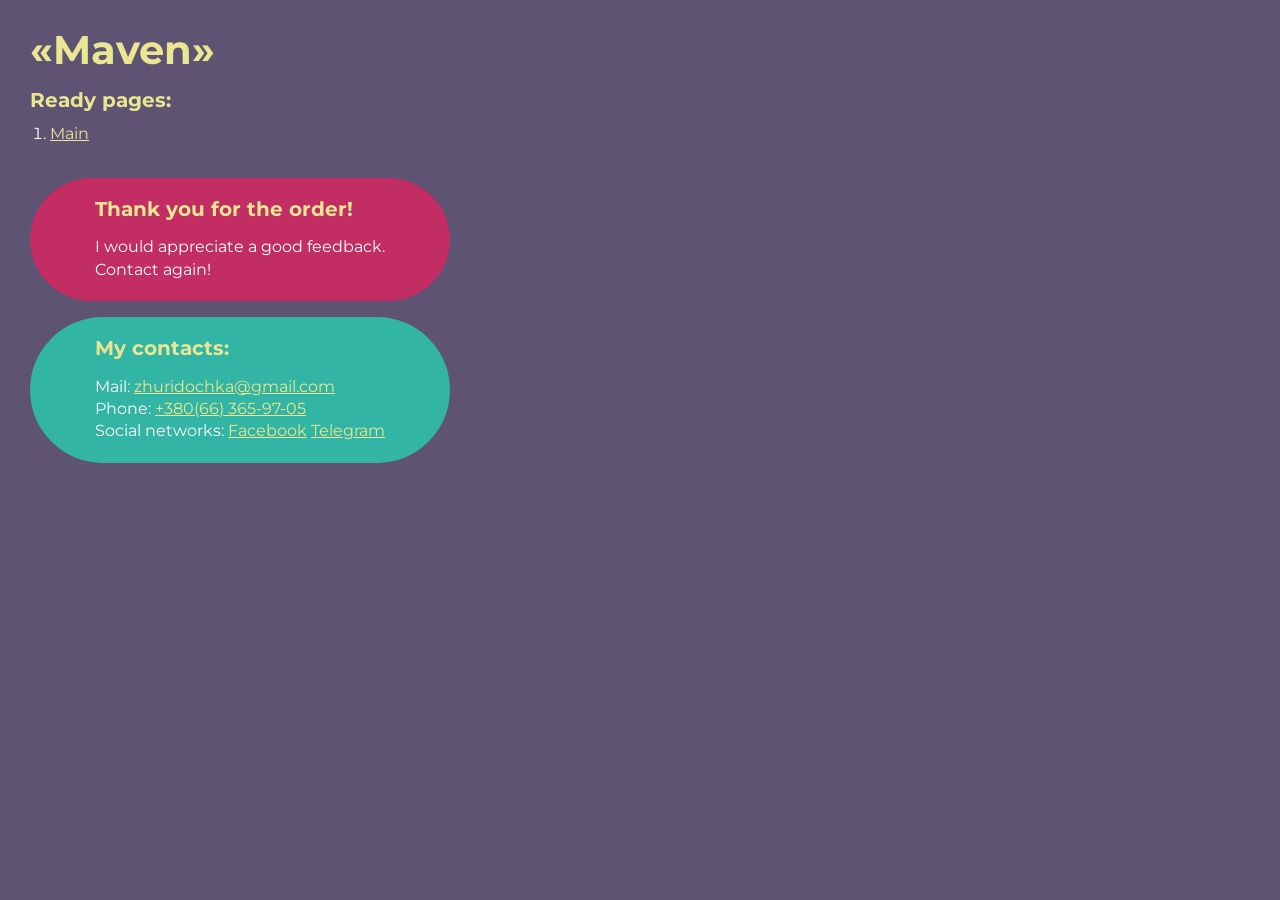
<file: index.html>
<!DOCTYPE html>
<html>

<head>
	<meta charset="UTF-8">
	<meta name="viewport" content="width=device-width, initial-scale=1.0">
	<title>«Maven»</title>
</head>

<body>
	<div class="rootpage">
		<h1>«Maven»</h1>
		<!-- <div class="rootpage__info">
			Description of the project
		</div> -->
		<h2>Ready pages:</h2>
		<ol class="rootpage__list">
			<li><a target="_blank" href="home.html">Main</a></li>
		</ol>
		<!-- <h2>Popups:</h2>
		<ol class="rootpage__list">
			<li><a target="_blank" href="home.html#">Main</a></li>
			<li><a target="_blank" href="product.html">Product</a></li>
		</ol> -->
		<div class="rootpage__tnx">
			<h2>Thank you for the order!</h2>
			<p>I would appreciate a good feedback.</p>
			<p>Contact again!</p>
		</div>
		<div class="rootpage__contacts">
			<h2>My contacts:</h2>
			<p>Mail: <a href="mailto:zhuridochka@gmail.com">zhuridochka@gmail.com</a></p>
			<p>Phone: <a href="tel:+380663659705">+380(66) 365-97-05</a></p>
			<p>Social networks: <a href="https://www.facebook.com/ira.zhurid?locale=uk_UA">Facebook</a>
				<a href="https://t.me/zhurydochka">Telegram</a>
			</p>
		</div>
	</div>
</body>
<style>
	@charset "UTF-8";
	@import url("https://fonts.googleapis.com/css?family=Montserrat:regular,700&display=swap");

	*,
	*::before,
	*::after {
		padding: 0px;
		margin: 0px;
		border: 0px;
		box-sizing: border-box;
	}

	html,
	body {
		height: 100%;
		margin: 0;
		padding: 0;
		min-width: 320px;
		width: 100%;
		color: #fff;
		background-color: #5e5373;
	}

	body {
		font-family: Montserrat;
		font-size: 100%;
		line-height: 1;
		font-size: 1rem;
	}

	a {
		text-decoration: underline;
		color: #ebe691
	}

	a:visited {
		text-decoration: underline;
		color: #aaa768;
	}

	a:hover {
		text-decoration: none;
	}

	ul li {
		list-style: none;
	}

	img {
		vertical-align: top;
	}

	.wrapper {
		width: 100%;
		min-height: 100%;
		overflow: hidden;
	}

	.rootpage {
		padding: 30px;
		display: flex;
		flex-direction: column;
		align-items: flex-start;
	}

	@media (max-width: 767px) {
		.rootpage {
			padding: 30px 15px;
		}
	}

	h1 {
		color: #ebe691;
		font-size: 2.5rem;
		margin: 0px 0px 1.25rem 0px;
	}

	@media (max-width: 767px) {
		h1 {
			font-size: 1.85rem;
			margin: 0px 0px 1.25rem 0px;
		}
	}

	h2 {
		color: #ebe691;
		font-size: 1.25rem;
		margin: 0px 0px 1rem 0px;
	}

	@media (max-width: 767px) {
		h2 {
			font-size: 1.125rem;
			margin: 0px 0px 1rem 0px;
		}
	}

	.rootpage__info {
		line-height: 140%;
		margin: 0px 0px 1.5rem 0px;
	}

	.rootpage__list {
		margin: 0px 0px 2.25rem 1.25rem;
	}

	.rootpage__list li:not(:last-child) {
		margin: 0px 0px 15px 0px;
	}

	.rootpage__contacts,
	.rootpage__tnx {
		border-radius: 200px;
		padding: 20px 65px;
		line-height: 140%;
	}

	@media (max-width: 767px) {

		.rootpage__contacts,
		.rootpage__tnx {
			border-radius: 40px;
			padding: 20px;
		}
	}

	.rootpage__contacts {
		background: #32b5a4;

	}

	.rootpage__contacts a {
		color: #ebe691;
	}

	.rootpage__tnx {
		background: #c22d63;
		margin: 0px 0px 1rem 0px;
	}
</style>

</html>
</file>
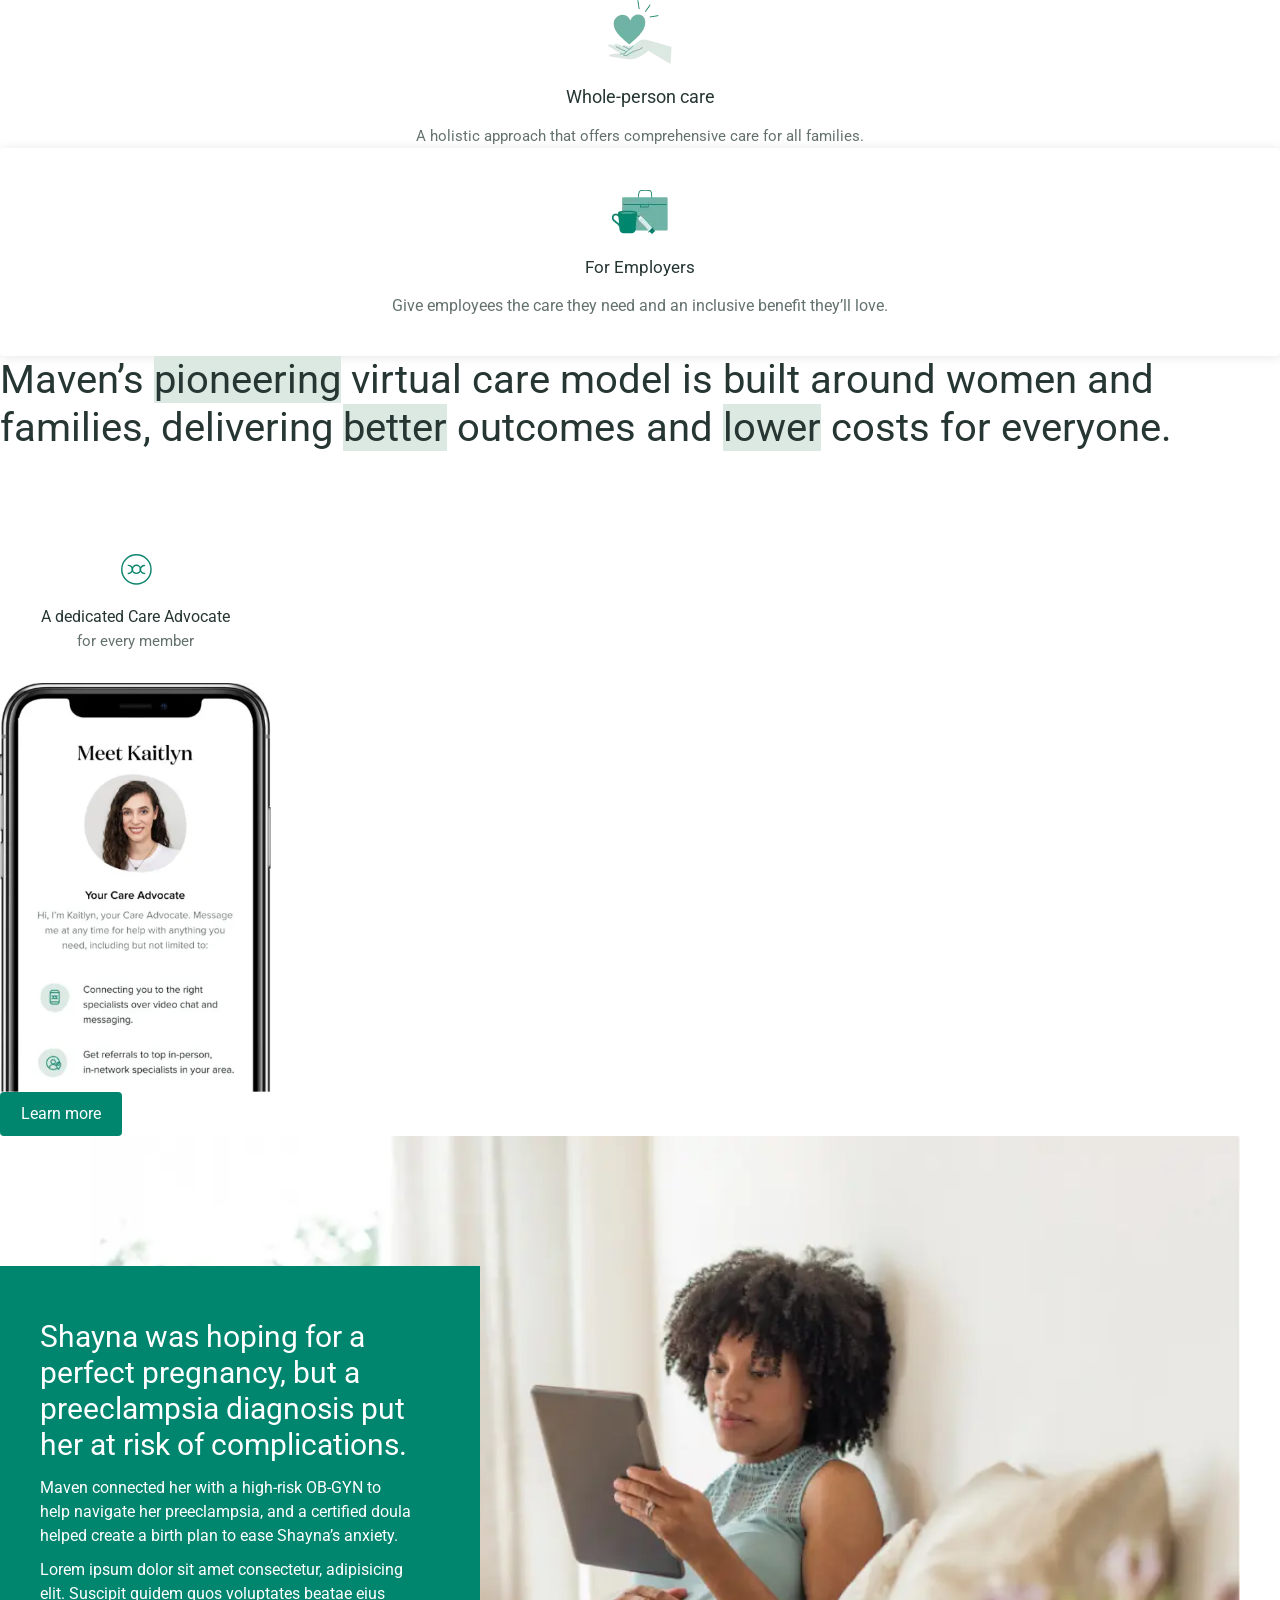
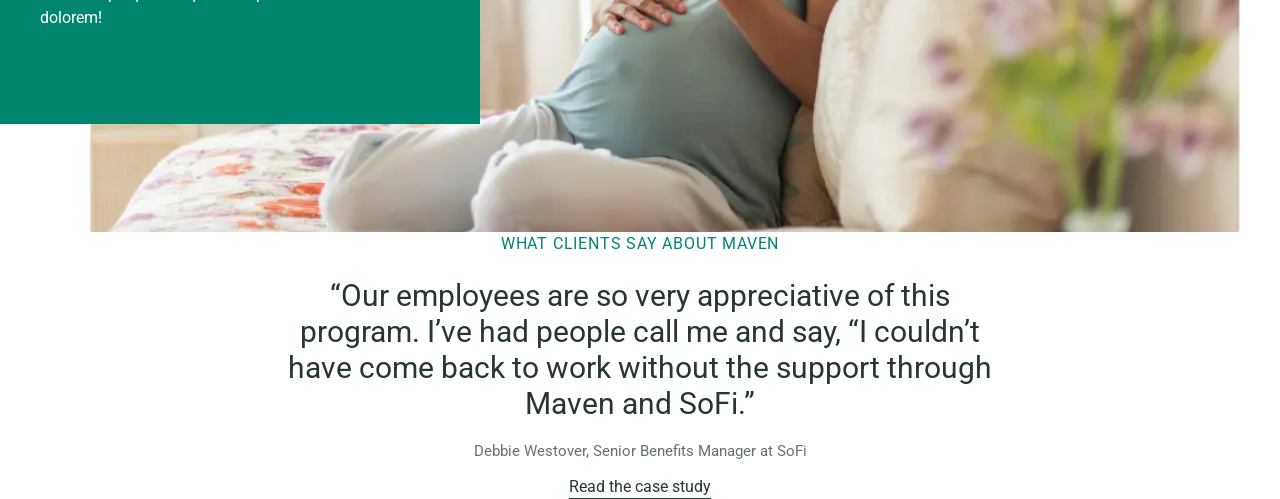
<file: common.html>
<!DOCTYPE html>
<html lang="en">

<head>
	<title>CommonPage</title>
	<meta charset="UTF-8">
	<meta name="format-detection" content="telephone=no">
	<!-- <style>body{opacity: 0;}</style> -->
	<link rel="stylesheet" href="css/style.min.css?_v=20250202125358">
	<link rel="shortcut icon" href="favicon.ico">
	<!-- <meta name="robots" content="noindex, nofollow"> -->
	<meta name="viewport" content="width=device-width, initial-scale=1.0">
</head>

<body>
	<div class="wrapper">
		<main class="page">

			<article class="item-build">
				<a href="#" class="item-build__body">
					<div class="item-build__icon">
						<img class="item-build__image" src="img/build/image_01.webp" alt="Image 01">
					</div>
					<h5 class="item-build__title">Whole-person care</h5>
					<div class="item-build__text">
						<p>
							A holistic approach that offers comprehensive care for all families.
						</p>
					</div>
				</a>
			</article>

			<article class="item-partner">
				<a href="#" class="item-partner__body">
					<img class="item-partner__image" src="img/partners/icon_01.webp" alt="Icon 01">
					<h5 class="item-partner__title">for employers</h5>
					<div class="item-partner__text">
						<p>
							Give employees the care they need and an inclusive benefit they’ll love.
						</p>
					</div>
				</a>
			</article>

			<div class="title">
				Maven’s <span>pioneering</span> virtual care model is built around women and families, delivering <span>better</span> outcomes and <span>lower</span> costs for everyone.
			</div>

			<div class="item-planning">
				<div class="item-planning__wrapper">
					<div class="item-planning__icon">
						<img src="img/planning/icons/icon_01.svg" alt="Icon logo">
					</div>
					<div class="item-planning__text">
						<p>A dedicated Care Advocate</p>
						<p>for every member</p>
					</div>
					<div class="item-planning__image-phone">
						<img class="item-planning__image" src="img/planning/phone_01.webp" alt="Image phone_01">
					</div>
				</div>
			</div>

			<button type="submit" class="form__button button">Learn more</button>

			<div class="item-ongoing">
				<div class="item-ongoing__wrapper">
					<div class="item-ongoing__picture">
						<img src="img/ongoing/image_01.webp" alt="Photo of a pregnant woman">
					</div>
					<a href="#" class="item-ongoing__card card-item-ongoing">
						<div class="card-item-ongoing__inner">
							<h3 class="card-item-ongoing__title">Shayna was hoping for a perfect pregnancy, but a preeclampsia diagnosis put her at risk of complications.</h3>
							<div class="card-item-ongoing__text">
								<p>
									Maven connected her with a high-risk OB-GYN to help navigate her preeclampsia, and a certified doula helped create a birth plan to ease Shayna’s anxiety.</p>
								<p>
									Lorem ipsum dolor sit amet consectetur, adipisicing elit. Suscipit quidem quos voluptates beatae eius dolorem!
								</p>
							</div>
							<!-- Якщо потрібна пагінація -->
							<div class="card-item-ongoing__swiper-pagination swiper-pagination"></div>
						</div>
					</a>
				</div>
			</div>

			<div class="review-partners">
				<div class="review-partners__sub-title">What clients say about Maven</div>
				<div class="review-partners__text">
					<p>
						“Our employees are so very appreciative of this program. I’ve had people call me and say, “I couldn’t have come back to work without the support through Maven and SoFi.”
					</p>
				</div>
				<div class="review-partners__bottom">
					<div class="review-partners__position">Debbie Westover, Senior Benefits Manager <span>at</span> SoFi</div>
					<a href="#" class="review-partners__case">
						Read the case study
					</a>
				</div>
			</div>
		</main>
	</div>
	<script src="js/app.min.js?_v=20250202125358"></script>
</body>

</html>
</file>
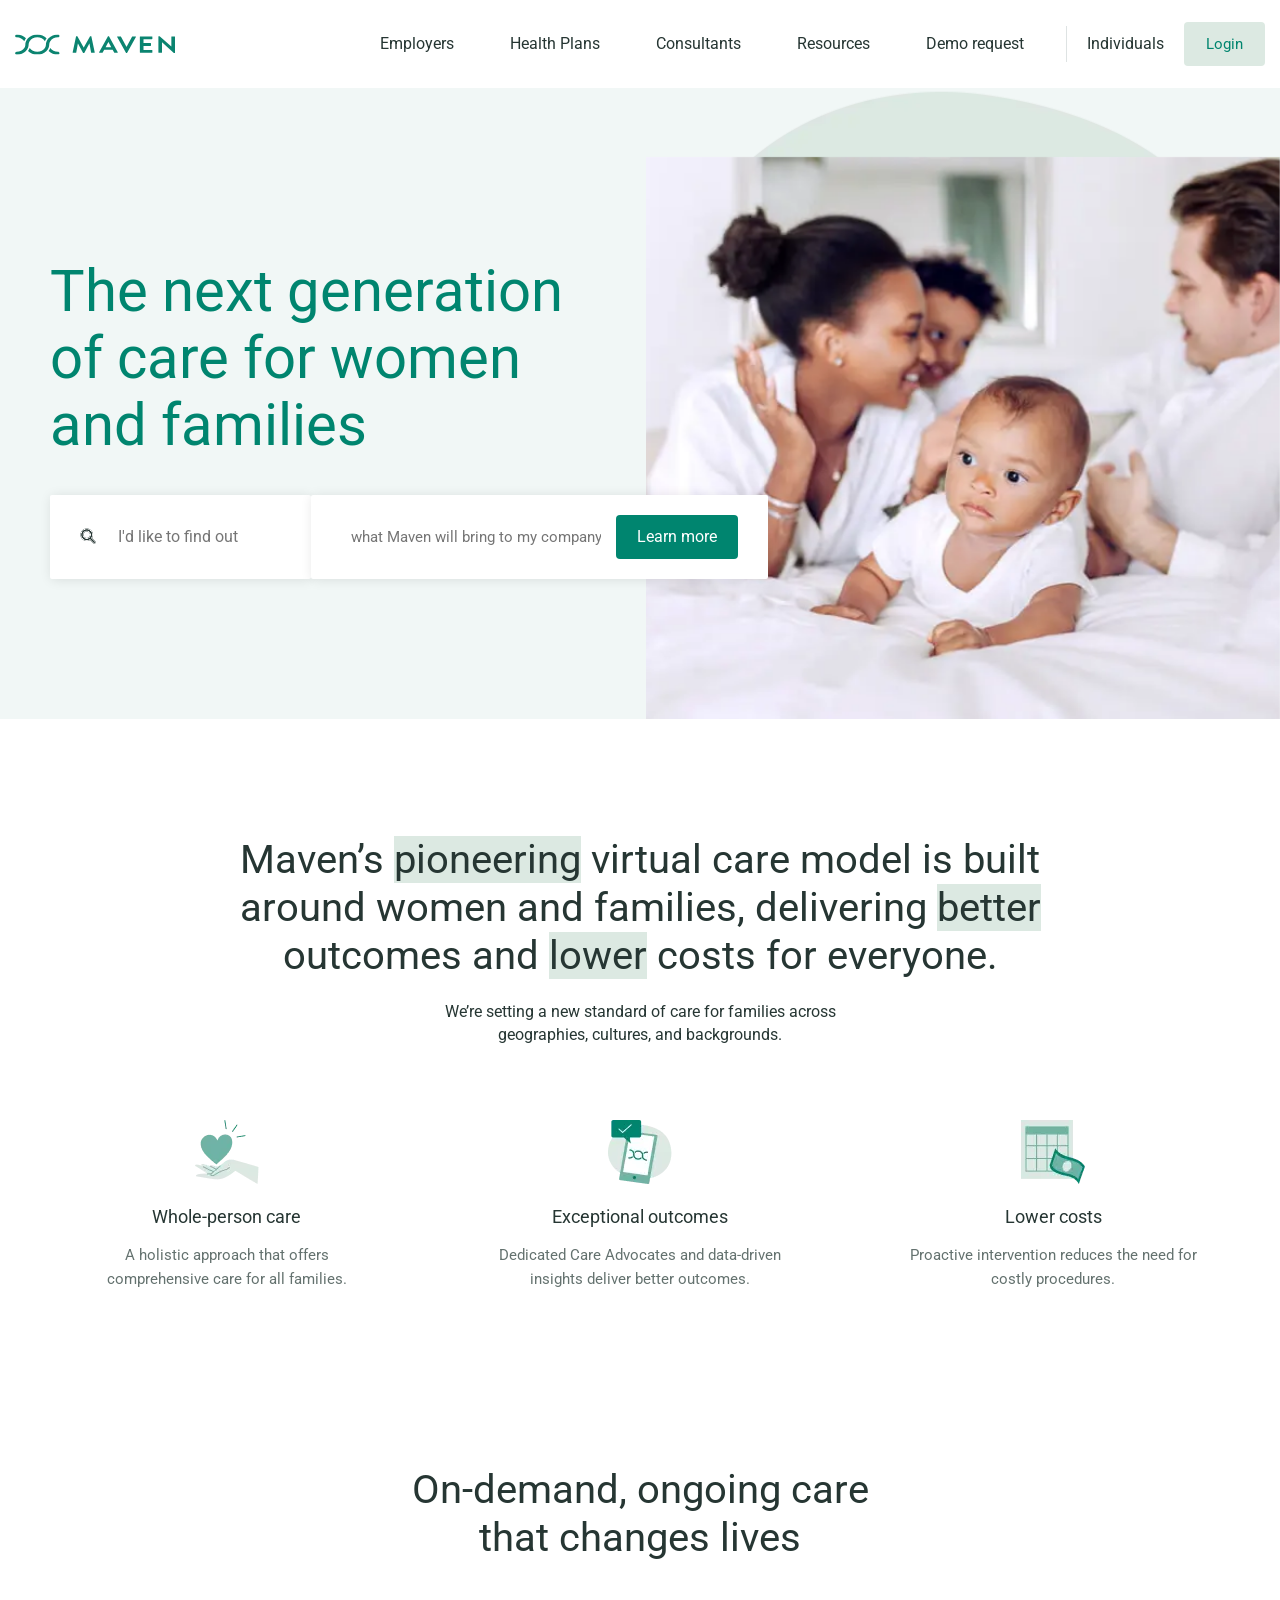
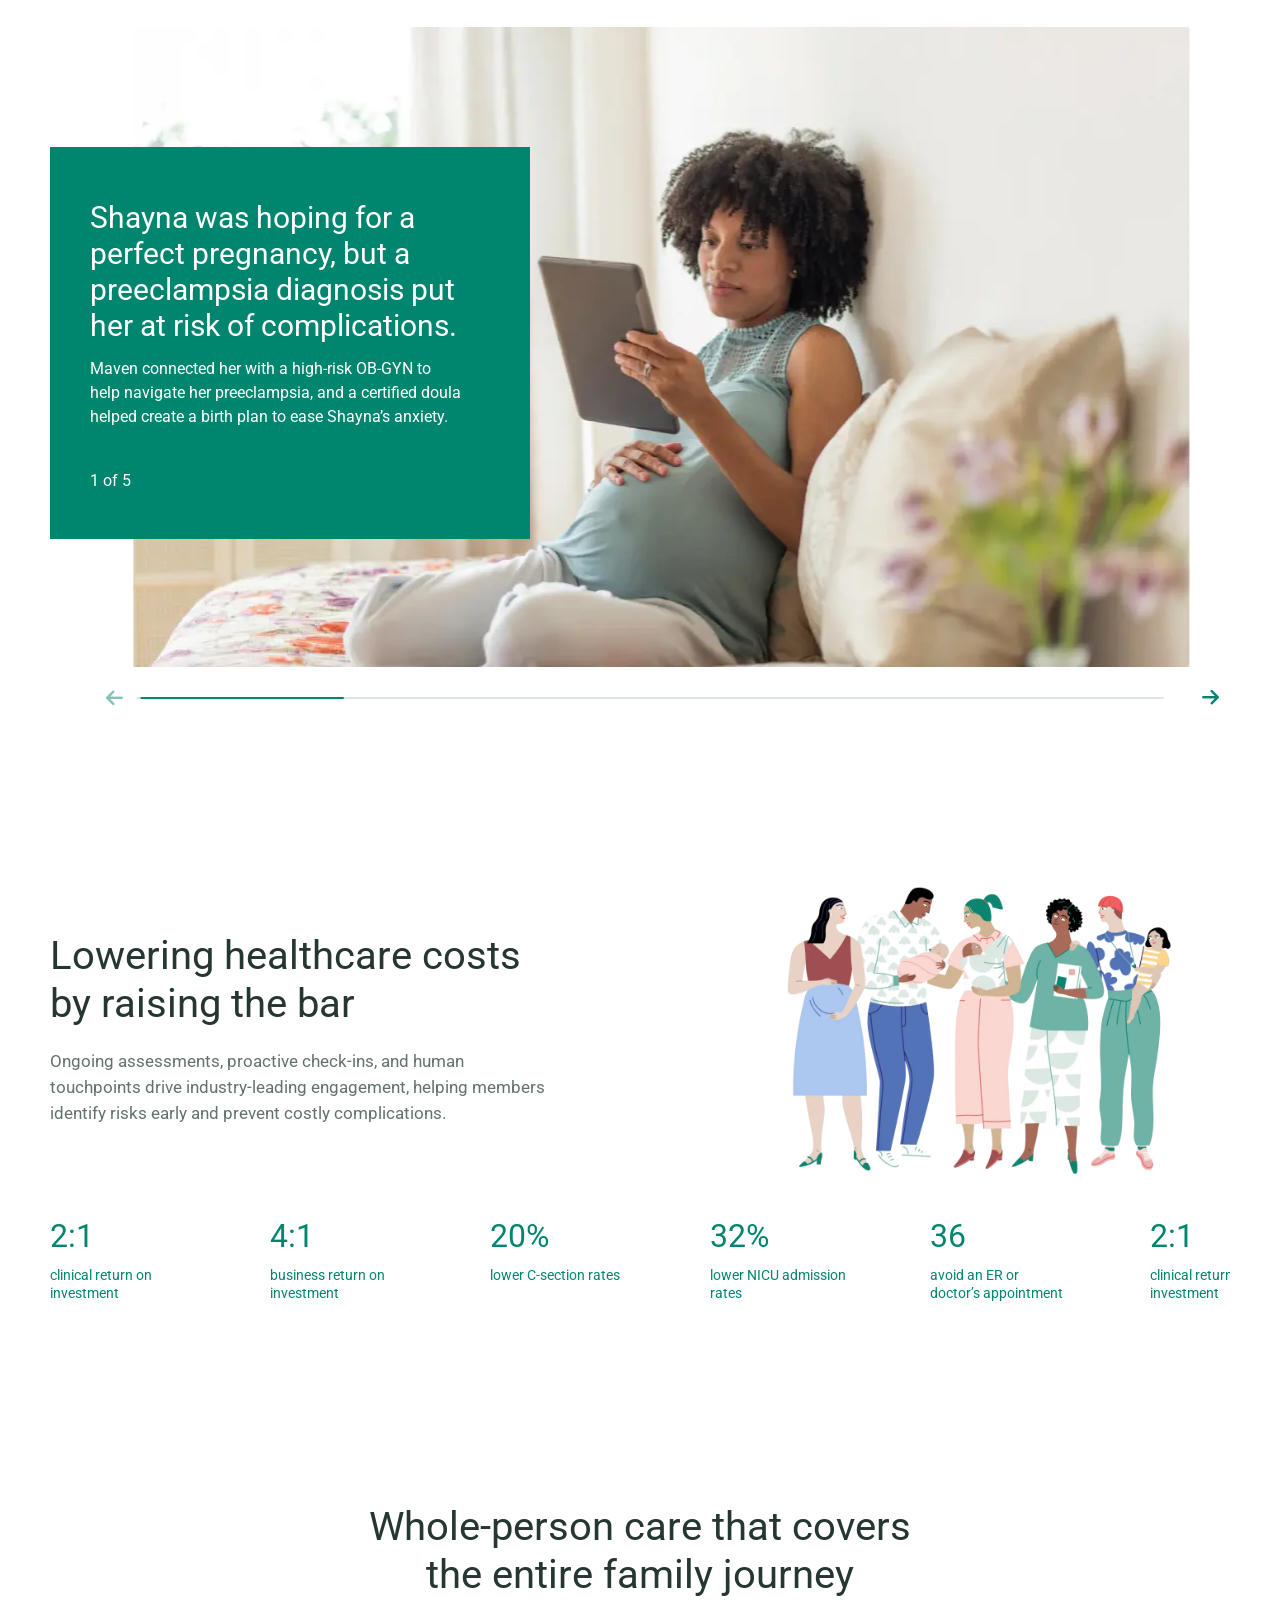
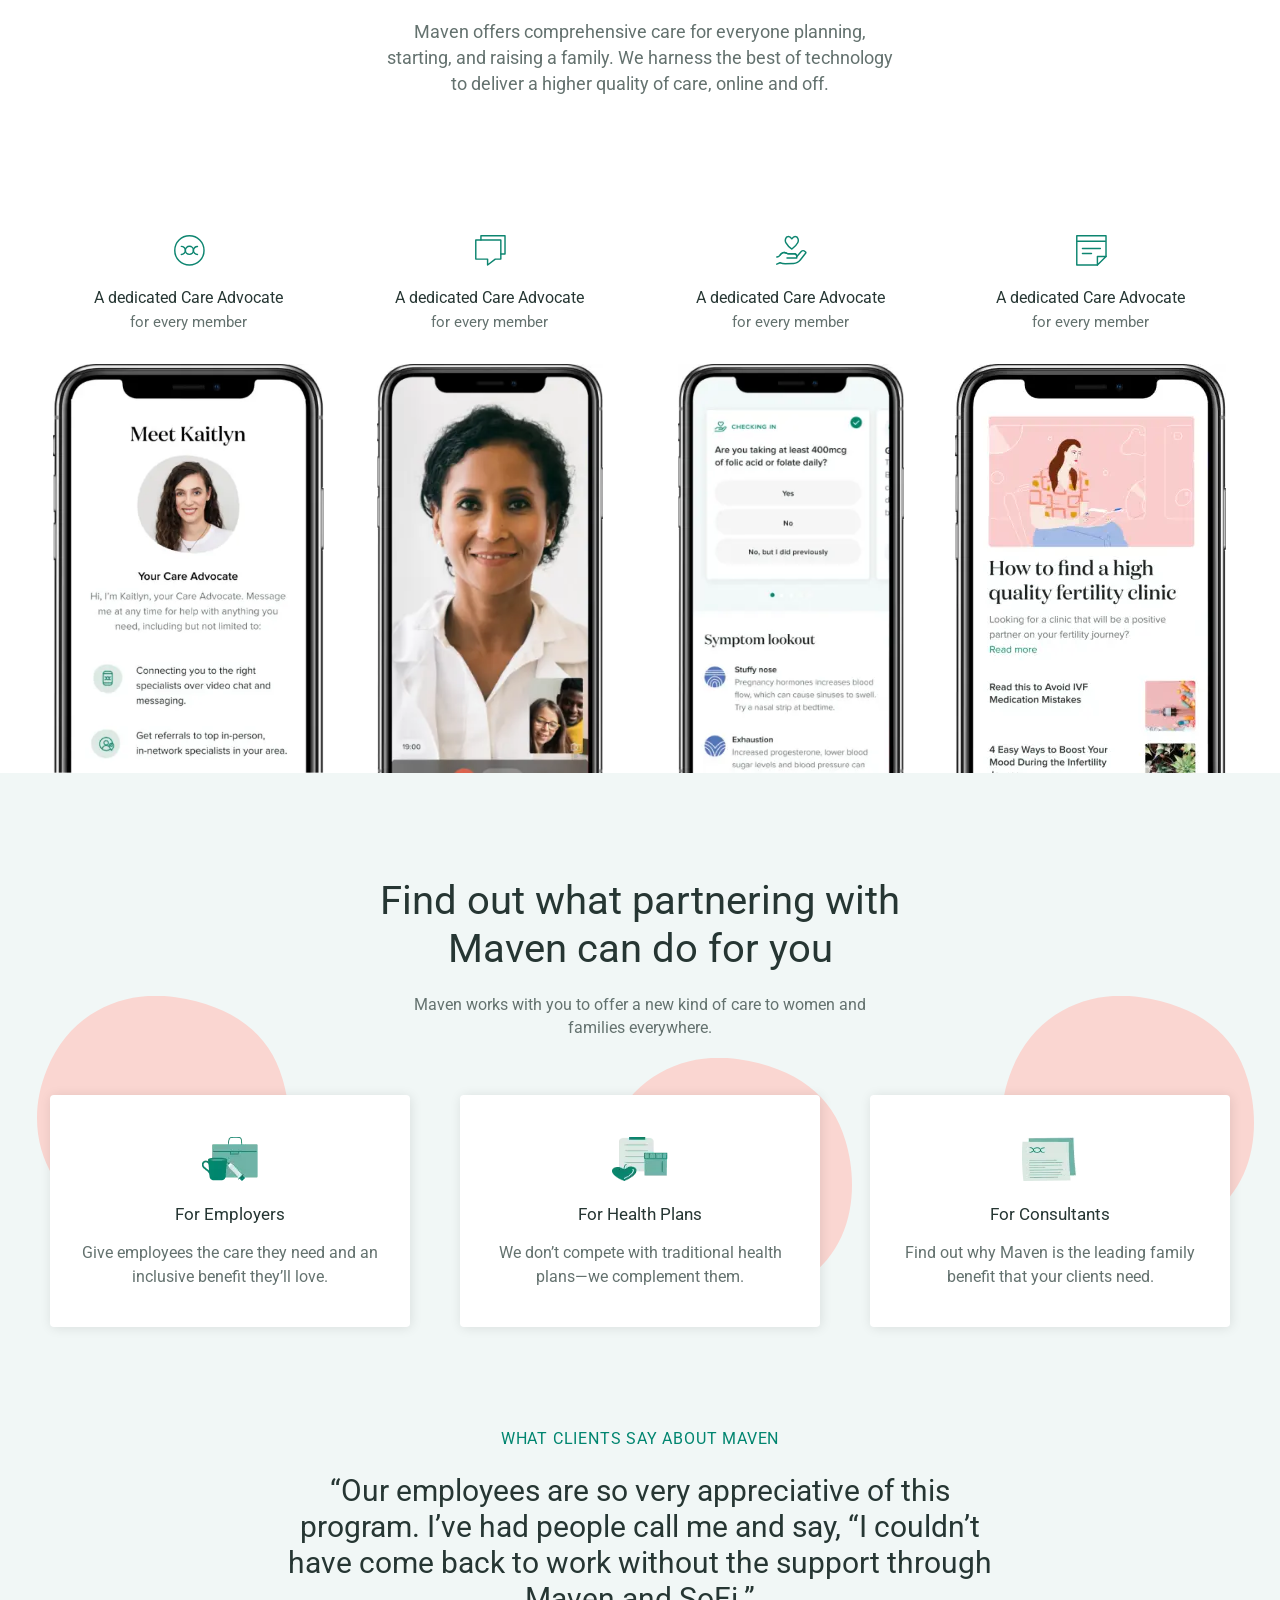
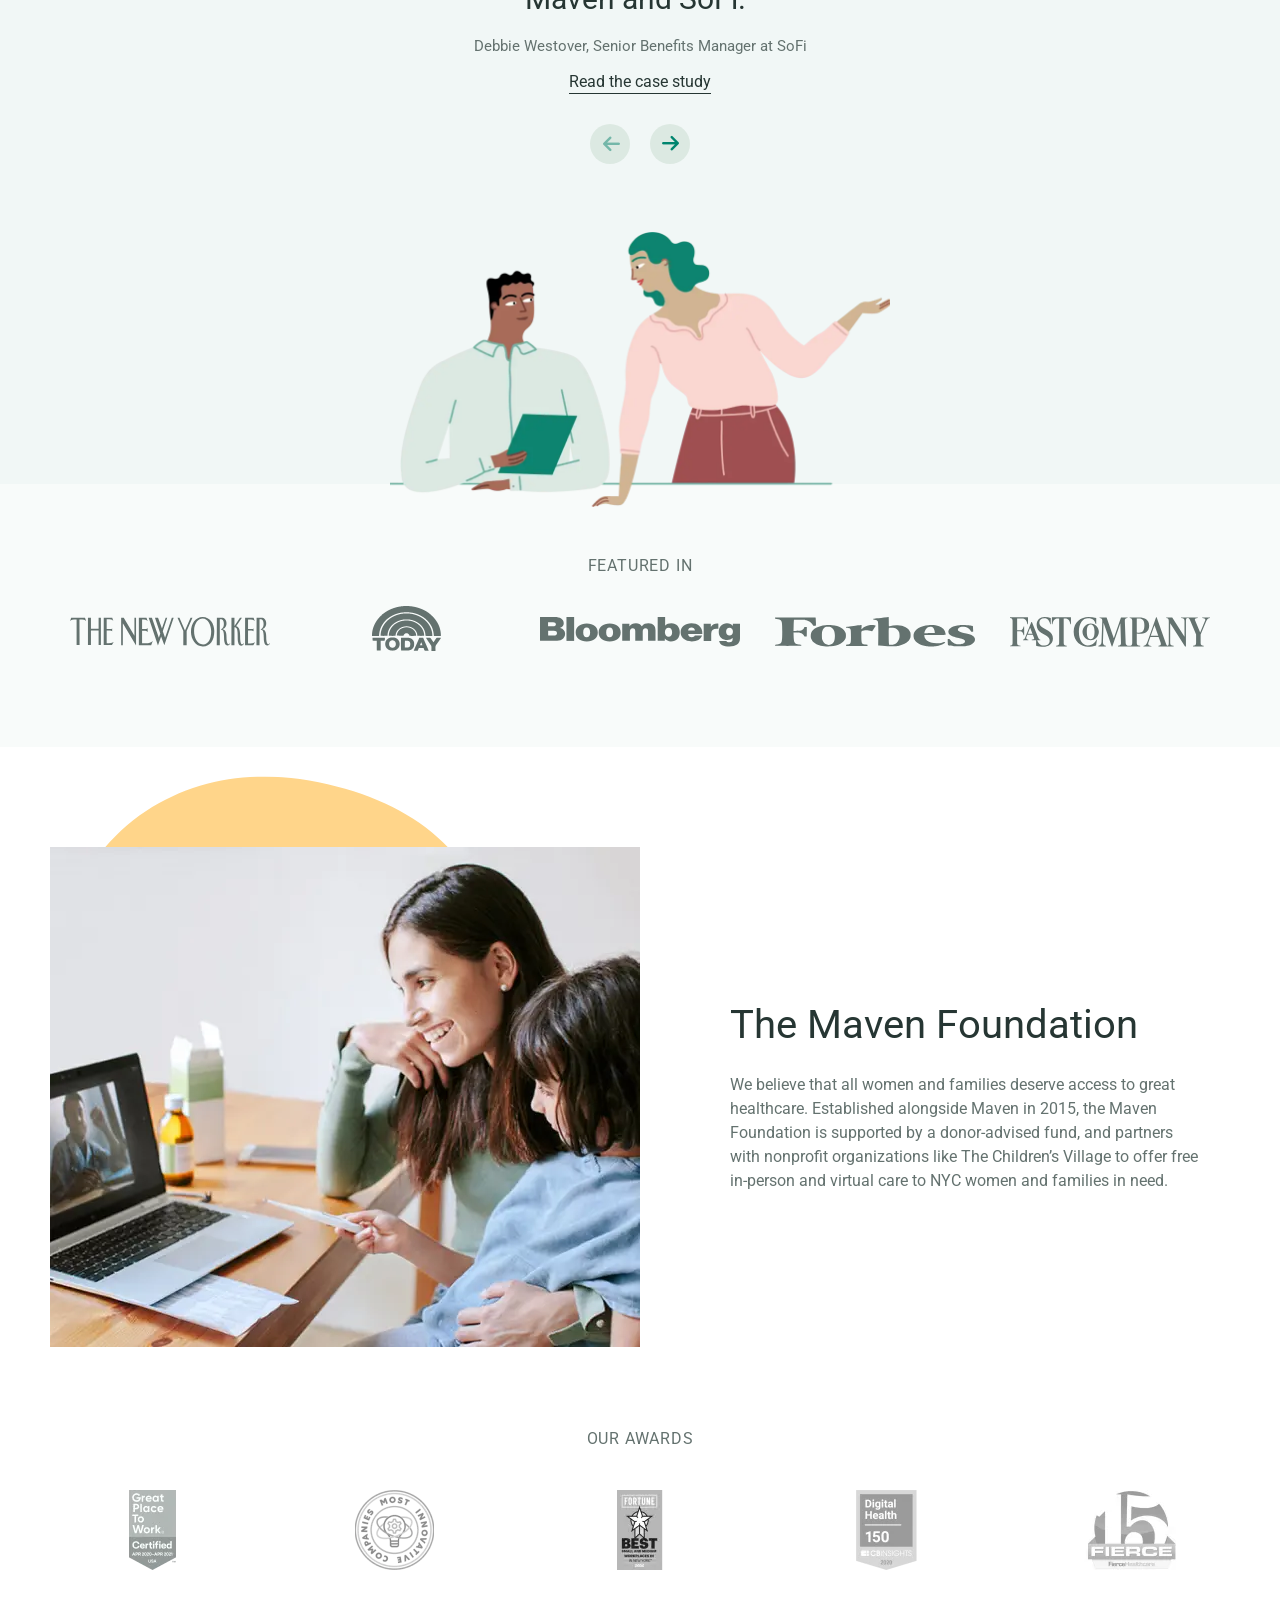
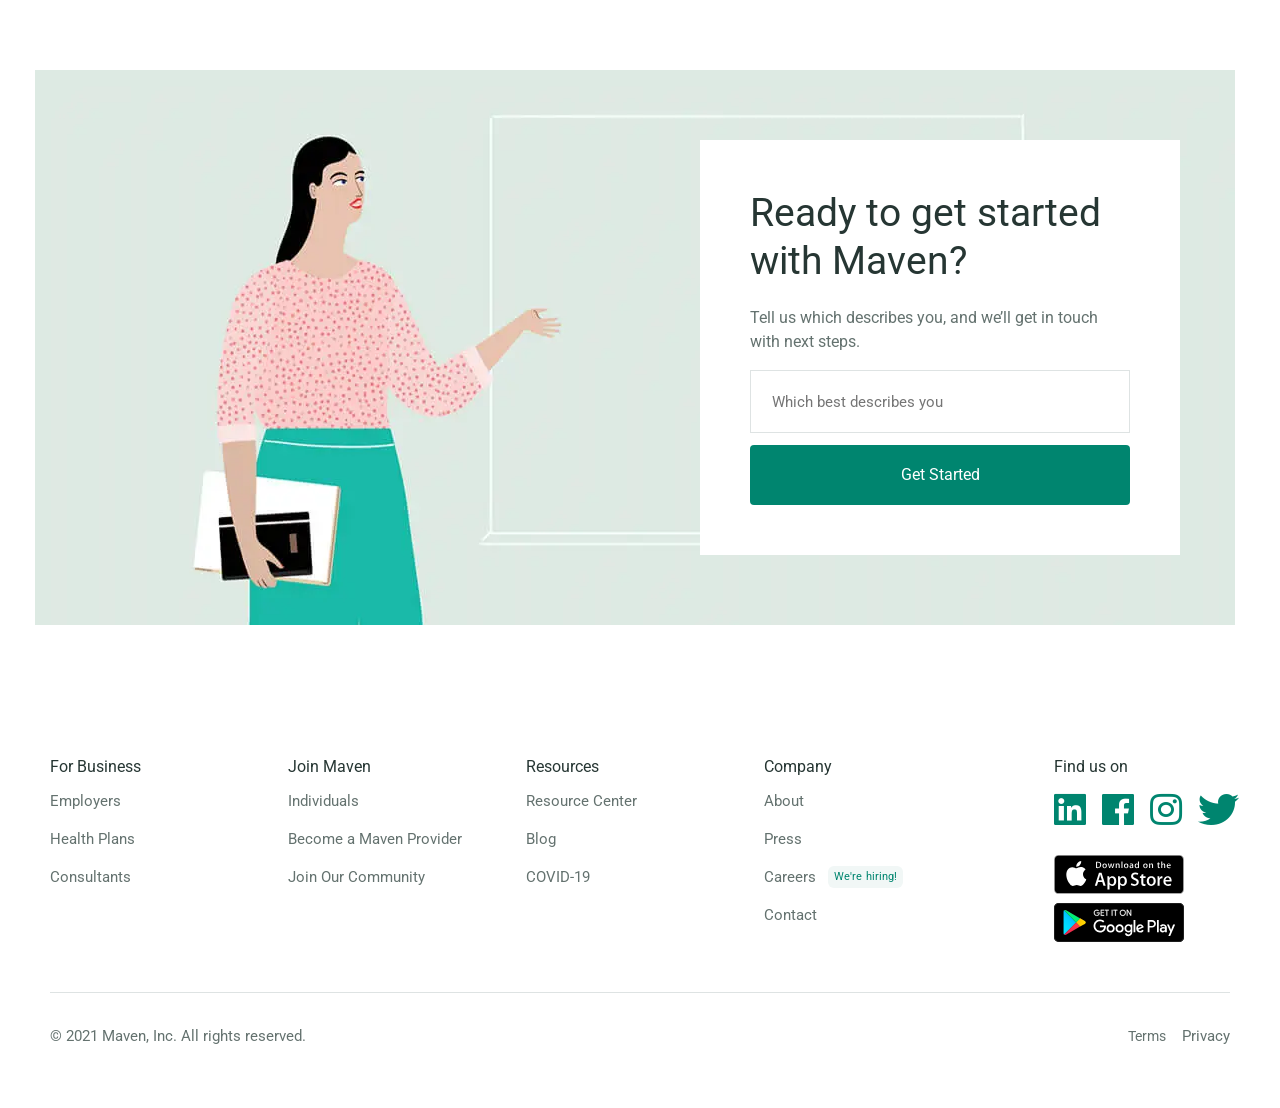
<file: home.html>
<!DOCTYPE html>
<html lang="en">

<head>
	<title>HomePage</title>
	<meta charset="UTF-8">
	<meta name="format-detection" content="telephone=no">
	<!-- <style>body{opacity: 0;}</style> -->
	<link rel="stylesheet" href="css/style.min.css?_v=20250202125358">
	<link rel="shortcut icon" href="favicon.ico">
	<!-- <meta name="robots" content="noindex, nofollow"> -->
	<meta name="viewport" content="width=device-width, initial-scale=1.0">
</head>

<body>
	<div class="wrapper">
		<header class="header">
			<div class="header__container-big">
				<button type="button" class="header__icon icon-menu"><span></span></button>
				<a href="#" class="header__logo">
					<img class="header__image" src="img/logo.svg" alt="Logo">
				</a>
				<div class="header__menu menu">
					<nav class="menu__body">
						<ul class="menu__list">
							<li class="menu__item">
								<a href="#" class="menu__link">Employers</a>
							</li>
							<li class="menu__item">
								<a href="#" class="menu__link">Health Plans</a>
							</li>
							<li class="menu__item">
								<a href="#" class="menu__link">Consultants</a>
							</li>
							<li class="menu__item">
								<a href="#" class="menu__link">Resources</a>
							</li>
							<li class="menu__item">
								<a href="#" class="menu__link">Demo request</a>
							</li>
						</ul>
					</nav>
					<div data-da=".header__container-big,992,3" class="menu__navigation navigation-menu">
						<div class="navigation-menu__item">
							<a href="#" class="navigation-menu__link">Individuals</a>
						</div>
						<button type="button" class="navigation-menu__login">Login</button>
					</div>
				</div>
			</div>
		</header>
		<main class="page">
			<section data-prlx-parent class="page__hero hero">
				<div class="hero__container-big">
					<div class="hero__container">
						<div class="hero__content">
							<h1 class="hero__title title title--big">The next generation of care for women and families</h1>
							<div class="hero__form">
								<form class="form form--srch" action="#">
									<input autocomplete="off" type="text" name="form[]" data-error="Помилка" placeholder="I'd like to find out" class="form__input form__input--srch input">
									<button type="submit" class="form__button form__button--srch _icon-search"></button>
								</form>
								<form class="form form--cmp" action="https://jkorpela.fi/cgi-bin/echo.cgi">
									<input autocomplete="off" type="text" name="form[]" data-error="Помилка" placeholder="what Maven will bring to my company" class="form__input form__input--cmp input">
									<button type="submit" class="form__button form__button--cmp button">Learn more</button>
								</form>
							</div>
						</div>
					</div>
					<div class="hero__bg-circle">
						<img data-prlx src="img/hero/vector_hero.webp" alt="Image vector bg">
					</div>
				</div>
				<div class="hero__image-main">
					<img src="img/hero/image_hero.webp" alt="Image happy family">
				</div>
			</section>
			<section class="page__build build">
				<div class="build__container">
					<h2 class="build__title title">Maven’s <span>pioneering</span> virtual care model is built around women and families, delivering <span>better</span> outcomes and <span>lower</span> costs for everyone.</h2>
					<div class="build__text">
						<p>
							We’re setting a new standard of care for families across geographies, cultures, and backgrounds.
						</p>
					</div>
					<div data-watch data-watch-threshold="0.2" data-watch-once class="build__items">
						<div class="build__item item-build">
							<a href="#" class="item-build__body">
								<div class="item-build__icon"><img class="item-build__image" src="img/build/image_01.webp" alt="Image 01">
								</div>
								<h5 class="item-build__title">Whole-person care</h5>
								<div class="item-build__text">
									<p>
										A holistic approach that offers comprehensive care for all families.
									</p>
								</div>
							</a>
						</div>
						<div class="build__item item-build">
							<a href="#" class="item-build__body">
								<div class="item-build__icon">
									<img class="item-build__image" src="img/build/image_02.webp" alt="Image 02">
								</div>
								<h5 class="item-build__title">Exceptional outcomes</h5>
								<div class="item-build__text">
									<p>
										Dedicated Care Advocates and data-driven insights deliver better outcomes.
									</p>
								</div>
							</a>
						</div>
						<div class="build__item item-build">
							<a href="#" class="item-build__body">
								<div class="item-build__icon">
									<img class="item-build__image" src="img/build/image_03.webp" alt="Image 03">
								</div>
								<h5 class="item-build__title">Lower costs</h5>
								<div class="item-build__text">
									<p>
										Proactive intervention reduces the need for costly procedures.
									</p>
								</div>
							</a>
						</div>
					</div>
				</div>
			</section>
			<section class="page__ongoing ongoing">
				<div class="ongoing__container">
					<h2 class="ongoing__title title">On-demand, ongoing care that changes lives</h2>
					<div class="ongoing__slider swiper">
						<div class="ongoing__wrapper swiper-wrapper">
							<div class="ongoing__slide swiper-slide">
								<div class="ongoing__item item-ongoing">
									<div class="item-ongoing__wrapper">
										<div class="item-ongoing__picture">
											<img src="img/ongoing/image_01.webp" alt="Photo of a pregnant woman">
										</div>
										<a href="#" class="item-ongoing__card card-item-ongoing">
											<div class="card-item-ongoing__inner">
												<h3 class="card-item-ongoing__title">Shayna was hoping for a perfect pregnancy, but a preeclampsia diagnosis put her at risk of complications.</h3>
												<div class="card-item-ongoing__text">
													<p>
														Maven connected her with a high-risk OB-GYN to help navigate her preeclampsia, and a certified doula helped create a birth plan to ease Shayna’s anxiety.
													</p>
												</div>
												<div class="card-item-ongoing__swiper-pagination swiper-pagination"></div>
											</div>
										</a>
									</div>
								</div>
							</div>
							<div class="ongoing__slide swiper-slide">
								<div class="ongoing__item item-ongoing">
									<div class="item-ongoing__wrapper">
										<div class="item-ongoing__picture">
											<img src="img/ongoing/image_01.webp" alt="Photo of a pregnant woman">
										</div>
										<a href="#" class="item-ongoing__card card-item-ongoing">
											<div class="card-item-ongoing__inner">
												<h3 class="card-item-ongoing__title">Shayna was hoping for a perfect pregnancy, but a preeclampsia diagnosis put her at risk of complications.</h3>
												<div class="card-item-ongoing__text">
													Maven connected her with a high-risk OB-GYN to help navigate her preeclampsia, and a certified doula helped create a birth plan to ease Shayna’s anxiety.
												</div>
												<div class="card-item-ongoing__swiper-pagination swiper-pagination"></div>
											</div>
										</a>
									</div>
								</div>
							</div>
							<div class="ongoing__slide swiper-slide">
								<div class="ongoing__item item-ongoing">
									<div class="item-ongoing__wrapper">
										<div class="item-ongoing__picture">
											<img src="img/ongoing/image_01.webp" alt="Photo of a pregnant woman">
										</div>
										<a href="#" class="item-ongoing__card card-item-ongoing">
											<div class="card-item-ongoing__inner">
												<h3 class="card-item-ongoing__title">Shayna was hoping for a perfect pregnancy, but a preeclampsia diagnosis put her at risk of complications.</h3>
												<div class="card-item-ongoing__text">
													Maven connected her with a high-risk OB-GYN to help navigate her preeclampsia, and a certified doula helped create a birth plan to ease Shayna’s anxiety.
												</div>
												<div class="card-item-ongoing__swiper-pagination swiper-pagination"></div>
											</div>
										</a>
									</div>
								</div>
							</div>
							<div class="ongoing__slide swiper-slide">
								<div class="ongoing__item item-ongoing">
									<div class="item-ongoing__wrapper">
										<div class="item-ongoing__picture">
											<img src="img/ongoing/image_01.webp" alt="Photo of a pregnant woman">
										</div>
										<a href="#" class="item-ongoing__card card-item-ongoing">
											<div class="card-item-ongoing__inner">
												<h3 class="card-item-ongoing__title">Shayna was hoping for a perfect pregnancy, but a preeclampsia diagnosis put her at risk of complications.</h3>
												<div class="card-item-ongoing__text">
													Maven connected her with a high-risk OB-GYN to help navigate her preeclampsia, and a certified doula helped create a birth plan to ease Shayna’s anxiety.
												</div>
												<div class="card-item-ongoing__swiper-pagination swiper-pagination"></div>
											</div>
										</a>
									</div>
								</div>
							</div>
							<div class="ongoing__slide swiper-slide">
								<div class="ongoing__item item-ongoing">
									<div class="item-ongoing__wrapper">
										<div class="item-ongoing__picture">
											<img src="img/ongoing/image_01.webp" alt="Photo of a pregnant woman">
										</div>
										<a href="#" class="item-ongoing__card card-item-ongoing">
											<div class="card-item-ongoing__inner">
												<h3 class="card-item-ongoing__title">Shayna was hoping for a perfect pregnancy, but a preeclampsia diagnosis put her at risk of complications.</h3>
												<div class="card-item-ongoing__text">
													Maven connected her with a high-risk OB-GYN to help navigate her preeclampsia, and a certified doula helped create a birth plan to ease Shayna’s anxiety.
												</div>
												<div class="card-item-ongoing__swiper-pagination swiper-pagination"></div>
											</div>
										</a>
									</div>
								</div>
							</div>
						</div>
						<div class="ongoing__paginations">
							<button type="button" class="ongoing__button-prev swiper-button-prev _icon-arrow-up"></button>
							<button type="button" class="ongoing__button-next swiper-button-next _icon-arrow-up"></button>
							<div class="ongoing__swiper-scrollbar swiper-scrollbar"></div>
						</div>
					</div>
				</div>
			</section>
			<section class="page__healthcare healthcare">
				<div class="healthcare__container">
					<div class="healthcare__main main-healthcare">
						<div class="main-healthcare__content">
							<h2 class="main-healthcare__title title">Lowering healthcare costs by raising the bar</h2>
							<div class="main-healthcare__text">
								<p>
									Ongoing assessments, proactive check-ins, and human touchpoints drive industry-leading engagement, helping members identify risks early and prevent costly complications.
								</p>
							</div>
						</div>
						<div class="main-healthcare__picture">
							<img class="main-healthcare__image" src="img/healthcare/image.webp" alt="Image big family">
						</div>
					</div>
					<div class="healthcare__bottom bottom-healthcare">
						<div class="bottom-healthcare__body">
							<ul data-marquee data-marquee-space='80' data-marquee-pause-mouse-enter data-marquee-speed='800' class="bottom-healthcare__list">
								<li class="bottom-healthcare__item">
									<div class="bottom-healthcare__correlation">2:1</div>
									<div class="bottom-healthcare__text">clinical return on investment</div>
								</li>
								<li class="bottom-healthcare__item">
									<div class="bottom-healthcare__correlation">4:1</div>
									<div class="bottom-healthcare__text">business return on investment</div>
								</li>
								<li class="bottom-healthcare__item">
									<div class="bottom-healthcare__correlation">20%</div>
									<div class="bottom-healthcare__text">lower C-section rates</div>
								</li>
								<li class="bottom-healthcare__item">
									<div class="bottom-healthcare__correlation">32%</div>
									<div class="bottom-healthcare__text">lower NICU admission rates</div>
								</li>
								<li class="bottom-healthcare__item">
									<div class="bottom-healthcare__correlation">36</div>
									<div class="bottom-healthcare__text">avoid an ER or doctor’s appointment</div>
								</li>
							</ul>
						</div>
					</div>
				</div>
			</section>
			<section class="page__planning planning">
				<div class="planning__container">
					<h2 class="planning__title title">Whole-person care that covers the entire family journey</h2>
					<div class="planning__text">
						<p>
							Maven offers comprehensive care for everyone planning, starting, and raising a family. We harness the best of technology to deliver a higher quality of care, online and off.
						</p>
					</div>
					<div data-watch data-watch-threshold="0.2" data-watch-once class="planning__items">
						<div class="planning__item item-planning">
							<div class="item-planning__wrapper">
								<img class="item-planning__icon" src="img/planning/icons/icon_01.svg" alt="Icon logo">
								<div class="item-planning__text">
									<p>A dedicated Care Advocate</p>
									<p>for every member</p>
								</div>
								<div class="item-planning__image-phone">
									<img class="item-planning__image" src="img/planning/phone_01.webp" alt="Image phone_01">
								</div>
							</div>
						</div>
						<div class="planning__item item-planning">
							<div class="item-planning__wrapper">
								<img class="item-planning__icon" src="img/planning/icons/icon_02.svg" alt="Icon chat">
								<div class="item-planning__text">
									<p>A dedicated Care Advocate</p>
									<p>for every member</p>
								</div>
								<div class="item-planning__image-phone">
									<img class="item-planning__image" src="img/planning/phone_02.webp" alt="Image phone_02">
								</div>
							</div>
						</div>
						<div class="planning__item item-planning">
							<div class="item-planning__wrapper">
								<img class="item-planning__icon" src="img/planning/icons/icon_03.svg" alt="Icon 03">
								<div class="item-planning__text">
									<p>A dedicated Care Advocate</p>
									<p>for every member</p>
								</div>
								<div class="item-planning__image-phone">
									<img class="item-planning__image" src="img/planning/phone_03.webp" alt="Image phone_03">
								</div>
							</div>
						</div>
						<div class="planning__item item-planning">
							<div class="item-planning__wrapper">
								<img class="item-planning__icon" src="img/planning/icons/icon_04.svg" alt="Icon 04">
								<div class="item-planning__text">
									<p>A dedicated Care Advocate</p>
									<p>for every member</p>
								</div>
								<div class="item-planning__image-phone">
									<img class="item-planning__image" src="img/planning/phone_04.webp" alt="Image phone_04">
								</div>
							</div>
						</div>
					</div>
				</div>
			</section>
			<section class="page__partners partners" data-prlx-parent>
				<div class="partners__container-big">
					<div class="partners__container">
						<div class="partners__top top-partners">
							<h2 class="top-partners__title title">Find out what partnering with Maven can do for you</h2>
							<div class="top-partners__text">
								<p>
									Maven works with you to offer a new kind of care to women and families everywhere.
								</p>
							</div>
							<div data-watch data-watch-threshold="0.2" data-watch-once class="top-partners__items">
								<div class="top-partners__item item-partner">
									<a href="#" class="item-partner__body">
										<img class="item-partner__image" src="img/partners/icon_01.webp" alt="Icon 01">
										<h5 class="item-partner__title">for employers</h5>
										<div class="item-partner__text">
											<p>
												Give employees the care they need and an inclusive benefit they’ll love.
											</p>
										</div>
									</a>
								</div>
								<div class="top-partners__item item-partner">
									<a href="#" class="item-partner__body">
										<img class="item-partner__image" src="img/partners/icon_02.webp" alt="Icon 02">
										<h5 class="item-partner__title">For Health Plans</h5>
										<div class="item-partner__text">
											<p>
												We don’t compete with traditional health plans—we complement them.
											</p>
										</div>
									</a>
								</div>
								<div class="top-partners__item item-partner">
									<a href="#" class="item-partner__body">
										<img class="item-partner__image" src="img/partners/icon_03.webp" alt="Icon 03">
										<h5 class="item-partner__title">For Consultants</h5>
										<div class="item-partner__text">
											<p>
												Find out why Maven is the leading family benefit that your clients need.
											</p>
										</div>
									</a>
								</div>
							</div>
						</div>
						<div class="partners__middle middle-partners">
							<div class="middle-partners__reviews">
								<div class="middle-partners__slider swiper">
									<div class="middle-partners__wrapper swiper-wrapper">
										<div class="middle-partners__slide swiper-slide">
											<div class="middle-partners__review review-partners">
												<div class="review-partners__sub-title">What clients say about Maven</div>
												<div class="review-partners__text">
													<p>
														“Our employees are so very appreciative of this program. I’ve had people call me and say, “I couldn’t have come back to work without the support through Maven and SoFi.”
													</p>
												</div>
												<div class="review-partners__bottom">
													<div class="review-partners__position">Debbie Westover, Senior Benefits Manager <span>at</span> SoFi</div>
													<a href="#" class="review-partners__case">
														Read the case study
													</a>
												</div>
											</div>
										</div>
										<div class="middle-partners__slide swiper-slide">
											<div class="middle-partners__review review-partners">
												<div class="review-partners__sub-title">What clients say about Maven</div>
												<div class="review-partners__text">
													<p>
														“Our employees are so very appreciative of this program. I’ve had people call me and say, “I couldn’t have come back to work without the support through Maven and SoFi.”
													</p>
												</div>
												<div class="review-partners__bottom">
													<div class="review-partners__position">Debbie Westover, Senior Benefits Manager <span>at</span> SoFi</div>
													<a href="#" class="review-partners__case">
														Read the case study
													</a>
												</div>
											</div>
										</div>
										<div class="middle-partners__slide swiper-slide">
											<div class="middle-partners__review review-partners">
												<div class="review-partners__sub-title">What clients say about Maven</div>
												<div class="review-partners__text">
													<p>
														“Our employees are so very appreciative of this program. I’ve had people call me and say, “I couldn’t have come back to work without the support through Maven and SoFi.”
													</p>
												</div>
												<div class="review-partners__bottom">
													<div class="review-partners__position">Debbie Westover, Senior Benefits Manager <span>at</span> SoFi</div>
													<a href="#" class="review-partners__case">
														Read the case study
													</a>
												</div>
											</div>
										</div>
									</div>
								</div>
								<div class="middle-partners__navigation">
									<button type="button" class="middle-partners__button-prev  swiper-button-prev _icon-arrow-up"></button>
									<button type="button" class="middle-partners__button-next swiper-button-next _icon-arrow-up"></button>
								</div>
							</div>
						</div>
					</div>
					<div class="partners__picture">
						<img src="img/partners/main-image.webp" alt="Image man and woman">
					</div>
					<div data-watch data-watch-threshold="0.2" data-watch-once class="partners__images images-partners">
						<div data-prlx class="images-partners__item images-partners__item_1">
							<img src="img/partners/vector.svg" alt="Image bacground">
						</div>
						<div data-prlx class="images-partners__item images-partners__item_2">
							<img src="img/partners/vector.svg" alt="Image bacground">
						</div>
						<div data-prlx class="images-partners__item images-partners__item_3">
							<img src="img/partners/vector.svg" alt="Image bacground">
						</div>
					</div>
				</div>
			</section>
			<section class="page__magazines magazines">
				<div class="magazines__container">
					<h5 class="magazines__sub-title">Featured in</h5>
					<div class="magazines__body">
						<ul class="magazines__list">
							<li class="magazines__item">
								<img src="img/magazines/image_01.svg" alt="Brand magazine TNY" class="magazines__image">
							</li>
							<li class="magazines__item">
								<img src="img/magazines/image_02.svg" alt="Brand magazine Today" class="magazines__image">
							</li>
							<li class="magazines__item">
								<img src="img/magazines/image_03.svg" alt="Brand magazine Bloomberg" class="magazines__image">
							</li>
							<li class="magazines__item">
								<img src="img/magazines/image_04.svg" alt="Brand magazine Forbes" class="magazines__image">
							</li>
							<li class="magazines__item">
								<img src="img/magazines/image_05.svg" alt="Brand magazine Fast Company" class="magazines__image">
							</li>
						</ul>
					</div>
				</div>
			</section>
			<section class="page__foundation foundation" data-prlx-parent>
				<div class="foundation__container">
					<div class="foundation__body">
						<div class="foundation__picture">
							<img class="foundation__image" src="img/foundation/image_1.webp" alt="Image woman with child">
						</div>
						<div class="foundation__content">
							<div class="foundation__inner">
								<h2 class="foundation__title title">
									The Maven Foundation
								</h2>
								<div class="foundation__text">
									<p>
										We believe that all women and families deserve access to great healthcare. Established alongside Maven in 2015, the Maven Foundation is supported by a donor-advised fund, and partners with nonprofit organizations like The Children’s Village to offer free in-person and virtual care to NYC women and families in need.
									</p>
								</div>
							</div>
						</div>
					</div>
					<div class="foundation__vector">
						<img data-prlx src="img/foundation/vector.svg" alt="Image vector BG yellow">
					</div>
				</div>
			</section>
			<section class="page__awards awards">
				<div class="awards__container">
					<h5 class="awards__sub-title">Our Awards</h5>
					<ul class="awards__list">
						<li class="awards__item">
							<img src="img/awards/image_01.webp" alt="Image awards 01" class="awards__image">
						</li>
						<li class="awards__item">
							<img src="img/awards/image_02.webp" alt="Image awards 02" class="awards__image">
						</li>
						<li class="awards__item">
							<img src="img/awards/image_03.webp" alt="Image awards 03" class="awards__image">
						</li>
						<li class="awards__item">
							<img src="img/awards/image_04.webp" alt="Image awards 04" class="awards__image">
						</li>
						<li class="awards__item">
							<img src="img/awards/image_05.webp" alt="Image awards 05" class="awards__image">
						</li>
					</ul>
				</div>
			</section>
			<section class="page__started started">
				<div class="started__container">
					<div class="started__content">
						<div class="started__wrapper">
							<h3 class="started__title title title--39">Ready to get started with Maven?</h3>
							<div class="started__text">
								<p>
									Tell us which describes you, and we’ll get in touch with next steps.
								</p>
							</div>
							<div class="started__form">
								<form class="form form--str" action="https://jkorpela.fi/cgi-bin/echo.cgi">
									<input autocomplete="off" type="text" data-error="Error" placeholder="Which best describes you" class="form__input form__input--str input">
									<button type="submit" class="form__button form__button--str button button--high">Get Started</button>
								</form>
							</div>
						</div>
					</div>
				</div>
			</section>
		</main>
		<footer class="footer">
			<div class="footer__container">
				<div class="footer__main main-footer">
					<div class="main-footer__wrapper">
						<div data-spollers="767.98,max" data-one-spoller class="main-footer__spollers spollers">
							<details class="spollers__item">
								<summary data-spoller-close class="spollers__title">For Business</summary>
								<div class="spollers__body body-spollers">
									<ul class="body-spollers__list">
										<li class="body-spollers__item">
											<a href="#" class="body-spollers__link">Employers</a>
										</li>
										<li class="body-spollers__item">
											<a href="#" class="body-spollers__link">Health Plans</a>
										</li>
										<li class="body-spollers__item">
											<a href="#" class="body-spollers__link">Consultants</a>
										</li>
									</ul>
								</div>
							</details>
							<details data-open class="spollers__item">
								<summary data-spoller-close class="spollers__title">Join Maven</summary>
								<div class="spollers__body body-spollers">
									<ul class="body-spollers__list">
										<li class="body-spollers__item">
											<a href="#" class="body-spollers__link">Individuals</a>
										</li>
										<li class="body-spollers__item">
											<a href="#" class="body-spollers__link">Become a Maven Provider</a>
										</li>
										<li class="body-spollers__item">
											<a href="#" class="body-spollers__link">Join Our Community</a>
										</li>
									</ul>
								</div>
							</details>
							<details class="spollers__item">
								<summary data-spoller-close class="spollers__title">Resources</summary>
								<div class="spollers__body body-spollers">
									<ul class="body-spollers__list">
										<li class="body-spollers__item">
											<a href="#" class="body-spollers__link">Resource Center</a>
										</li>
										<li class="body-spollers__item">
											<a href="#" class="body-spollers__link">Blog</a>
										</li>
										<li class="body-spollers__item">
											<a href="#" class="body-spollers__link">COVID-19</a>
										</li>
									</ul>
								</div>
							</details>
							<details class="spollers__item">
								<summary data-spoller-close class="spollers__title">Company</summary>
								<div class="spollers__body body-spollers">
									<ul class="body-spollers__list">
										<li class="body-spollers__item">
											<a href="#" class="body-spollers__link">About</a>
										</li>
										<li class="body-spollers__item">
											<a href="#" class="body-spollers__link">Press</a>
										</li>
										<li class="body-spollers__item">
											<a href="#" class="body-spollers__link">Careers <span>We're hiring!</span></a>
										</li>
										<li class="body-spollers__item">
											<a href="#" class="body-spollers__link">Contact</a>
										</li>
									</ul>
								</div>
							</details>
						</div>
						<div class="main-footer__contacts">
							<h4 class="main-footer__subtitle">Find us on</h4>
							<div class="main-footer__social social-footer">
								<ul class="social-footer__items">
									<li class="social-footer__item">
										<a href="#" class="social-footer__link _icon-s-linkedin">
										</a>
									</li>
									<li class="social-footer__item">
										<a href="#" class="social-footer__link _icon-s-facebook">
										</a>
									</li>
									<li class="social-footer__item">
										<a href="#" class="social-footer__link _icon-s-instagram">
										</a>
									</li>
									<li class="social-footer__item">
										<a href="#" class="social-footer__link _icon-s-twitter">
										</a>
									</li>
								</ul>
							</div>
							<div class="main-footer__store store-footer">
								<ul class="store-footer__list">
									<li class="store-footer__item">
										<a href="#" class="store-footer__link">
											<img class="store-footer__image" src="img/footer/app-store.svg" alt="Image App Store">
										</a>
									</li>
									<li class="store-footer__item">
										<a href="#" class="store-footer__link">
											<img class="store-footer__image" src="img/footer/google-play.svg" alt="Image Google Play">
										</a>
									</li>
								</ul>
							</div>
						</div>
					</div>
				</div>
				<div class="footer__bottom bottom-footer">
					<div class="bottom-footer__wrapper">
						<div class="bottom-footer__text">
							<p>
								© <time datetime="2021">2021</time> Maven, Inc. All rights reserved.
							</p>
						</div>
						<div class="bottom-footer__terms">
							<a href="#" class="bottom-footer__link">
								Terms
							</a>
							<a href="#" class="bottom-footer__link">
								Privacy
							</a>
						</div>
					</div>
				</div>
			</div>
		</footer>
	</div>
	<script src="js/app.min.js?_v=20250202125358"></script>
</body>

</html>
</file>
<file: css/style.min.css>
@import url(https://fonts.googleapis.com/css?family=Roboto:regular&display=swap);@font-face{font-family:icons;font-display:swap;src:url(../fonts/icons.woff2) format("woff2");font-weight:400;font-style:normal}[class*=_icon-]::before{font-family:icons;font-style:normal;font-weight:400;font-variant:normal;text-transform:none;line-height:1;-webkit-font-smoothing:antialiased;-moz-osx-font-smoothing:grayscale}._icon-search:before{content:""}._icon-arrow-up:before{content:""}._icon-s-facebook:before{content:""}._icon-s-instagram:before{content:""}._icon-s-linkedin:before{content:""}._icon-s-twitter:before{content:""}*{padding:0;margin:0;border:0}*,*::after,*::before{box-sizing:border-box}*::after,*::before{display:inline-block}body,html{height:100%;min-width:320px}body{color:#263633;line-height:1;font-family:Roboto;font-size:1rem;-ms-text-size-adjust:100%;-moz-text-size-adjust:100%;-webkit-text-size-adjust:100%;-webkit-font-smoothing:antialiased;-moz-osx-font-smoothing:grayscale}button,input,textarea{font-family:Roboto;font-size:inherit;line-height:inherit;color:inherit;background-color:rgba(0,0,0,0)}input,textarea{width:100%}label{display:inline-block}button,option,select{cursor:pointer}a{display:inline-block;color:inherit;text-decoration:none}ul li{list-style:none}img{vertical-align:top}h1,h2,h3,h4,h5,h6{font-weight:inherit;font-size:inherit}.lock body{overflow:hidden;touch-action:none;-ms-scroll-chaining:none;overscroll-behavior:none}.wrapper{min-height:100%;display:flex;flex-direction:column;overflow:hidden}@supports (overflow:clip){.wrapper{overflow:clip}}.wrapper>main{flex:1 1 auto}.wrapper>*{min-width:0}[class*=__container]{max-width:75.625rem;margin:0 auto;padding:0 .9375rem}[class*=__container-big]{max-width:83.625rem;margin:0 auto}[class*="--gc"]{display:grid;min-width:0;grid-template-columns:.9375rem 1fr minmax(auto,73.75rem) 1fr .9375rem}[class*="--gc"]>*{min-width:0;grid-column:3/4}.form__input--str{border:.25rem;border:.0625rem solid #dee3e3;padding-block:1.15625rem;-webkit-padding-start:1.3125rem;padding-inline-start:1.3125rem;-webkit-padding-end:.9375rem;padding-inline-end:.9375rem;font-size:.9375rem;line-height:1.6;inline-size:100%}.form__input--srch{inline-size:7.5625rem;flex:1 1 7.5625rem;font-size:1rem;line-height:1.5;color:#263633;padding-block:.75rem;padding-inline:.625rem}.form__input--cmp{inline-size:16.875rem;flex:1 1 16.875rem;font-size:.9375rem;line-height:1.6;color:#64726f;padding-block:.75rem;padding-inline:.625rem}.form--srch{inline-size:16.3125rem;flex-grow:0;flex-shrink:1;background-color:#fff;border-radius:.125rem;box-shadow:1px 1px 12px 0 rgba(0,0,0,.1);padding-block:1.125rem;-webkit-padding-start:1.875rem;padding-inline-start:1.875rem;-webkit-padding-end:2.5rem;padding-inline-end:2.5rem;display:flex;flex-direction:row-reverse;align-items:center;gap:.75rem}.form--cmp{max-inline-size:36.4375rem;background-color:#fff;border-radius:.125rem;box-shadow:1px 1px 12px 0 rgba(0,0,0,.1);padding-block:1.125rem;padding-inline:1.875rem;display:flex;align-items:center;gap:.3125rem}.form--str{display:flex;flex-direction:column;row-gap:.75rem}.form--str__button{inline-size:100%}.button{display:inline-flex;justify-content:center;align-items:center;padding:10px 20px;line-height:1.5;color:#fff;text-align:center;border-radius:.25rem;background-color:#00856f;transition:all .6s;min-inline-size:7.625rem}.button--high{padding-block:1.125rem}.button--fw{width:100%}.menu{display:flex;align-items:center;justify-content:space-between;-webkit-column-gap:1.25rem;-moz-column-gap:1.25rem;column-gap:1.25rem}.menu__body{position:relative;-webkit-padding-end:1.25rem;padding-inline-end:1.25rem;border-right:.075rem solid #dee3e3}.menu__list{display:flex;flex-wrap:wrap;align-items:center;justify-content:space-between;-webkit-column-gap:.75rem;-moz-column-gap:.75rem;column-gap:.75rem;row-gap:.3125rem}.menu__item{padding-block:.625rem;padding-inline:1.375rem;border-radius:.25rem;transition:background-color .5s,color .5s}.icon-menu{display:none}.spollers{flex-basis:58.25rem;display:grid;grid-template-columns:repeat(auto-fill,minmax(200px,1fr));-webkit-column-gap:1.25rem;-moz-column-gap:1.25rem;column-gap:1.25rem;row-gap:2.5rem}.spollers__item{font-size:1rem}.spollers__title{width:100%;cursor:default;text-align:left;line-height:1.5;position:relative;list-style:none}.spollers__title:not(:last-child){-webkit-margin-after:.625rem;margin-block-end:.625rem}.spollers__title::-webkit-details-marker,.spollers__title::marker{display:none}._spoller-init .spollers__title{cursor:pointer}._spoller-init .spollers__title::after,._spoller-init .spollers__title::before{content:"";position:absolute;right:10px;top:50%;background-color:#fff;height:2px;width:15px;transition:-webkit-transform .5s ease 0s;transition:transform .5s ease 0s;transition:transform .5s ease 0s,-webkit-transform .5s ease 0s}._spoller-init .spollers__title::before{-webkit-transform:translate(-75%,-50%) rotate(40deg);transform:translate(-75%,-50%) rotate(40deg)}._spoller-init .spollers__title::after{-webkit-transform:translate(0,-50%) rotate(-40deg);transform:translate(0,-50%) rotate(-40deg)}._spoller-init .spollers__title._spoller-active::before{-webkit-transform:translateX(-75%) rotate(-40deg);transform:translateX(-75%) rotate(-40deg)}._spoller-init .spollers__title._spoller-active::after{-webkit-transform:rotate(40deg);transform:rotate(40deg)}.ibg{width:100%;height:100%;-o-object-fit:cover;object-fit:cover}.ibg--top{-o-object-position:top;object-position:top}.ibg--bottom{-o-object-position:bottom;object-position:bottom}.ibg--left{-o-object-position:left;object-position:left}.ibg--right{-o-object-position:right;object-position:right}.ibg--contain{-o-object-fit:contain;object-fit:contain}.item-build{padding-inline:1.625rem}.item-build__body{display:flex;flex-direction:column;align-items:center;text-align:center}.item-build__icon{inline-size:4rem;flex-basis:4rem;aspect-ratio:1;flex-shrink:1;flex-grow:0}.item-build__icon:not(:last-child){-webkit-margin-after:1.25rem;margin-block-end:1.25rem}.item-build__image{inline-size:100%;-o-object-fit:cover;object-fit:cover}.item-build__title{font-size:1.125rem;line-height:1.444444}.item-build__title:not(:last-child){-webkit-margin-after:.875rem;margin-block-end:.875rem}.item-build__text{font-size:.9375rem;line-height:1.6;color:#64726f}.item-partner{-webkit-padding-before:2.625rem;padding-block-start:2.625rem;-webkit-padding-after:2.375rem;padding-block-end:2.375rem;padding-inline:1.875rem;background-color:#fff;border-radius:.25rem;box-shadow:.0625rem .0625rem .75rem 0 rgba(0,0,0,.1)}.item-partner__body{display:flex;flex-direction:column;align-items:center;text-align:center}.item-partner__image{inline-size:3.5rem;flex-basis:2.75rem;aspect-ratio:56/44;flex-shrink:0}.item-partner__image:not(:last-child){-webkit-margin-after:1.25rem;margin-block-end:1.25rem}.item-partner__title{font-size:1.0625rem;line-height:1.529412;text-transform:capitalize}.item-partner__title:not(:last-child){-webkit-margin-after:.875rem;margin-block-end:.875rem}.item-partner__text{line-height:1.5;color:#64726f}.title{font-size:2.5rem;line-height:1.2}.title span{background-color:#dce9e2}.title--big{line-height:1.155172;color:#00856f}.title--39{font-size:2.4375rem;line-height:1.230769}.item-planning{display:flex;flex-direction:column;justify-content:flex-end;inline-size:16.9375rem;block-size:40rem;flex-grow:1}.item-planning__wrapper{display:flex;flex-direction:column;align-items:center;justify-content:flex-end;flex-grow:1}.item-planning__icon{inline-size:2rem;flex-basis:2rem;aspect-ratio:1;flex-shrink:0}.item-planning__icon:not(:last-child){-webkit-margin-after:1.25rem;margin-block-end:1.25rem}.item-planning__icon img{inline-size:100%;-o-object-fit:cover;object-fit:cover}.item-planning__text{text-align:center;-webkit-margin-after:auto;margin-block-end:auto}.item-planning__text:not(:last-child){-webkit-margin-after:1.875rem;margin-block-end:1.875rem}.item-planning__text p:first-child{line-height:1.5}.item-planning__text p:last-child{font-size:.9375rem;line-height:1.6;color:#64726f}.item-planning__image-phone{inline-size:16.9375rem;flex-basis:16.9375rem;aspect-ratio:271/409;flex-shrink:0}.item-planning__image{inline-size:100%;block-size:auto;aspect-ratio:271/409;-o-object-fit:contain;object-fit:contain}.item-planning:nth-child(2) .item-planning__image-phone,.item-planning:nth-child(3) .item-planning__image-phone{aspect-ratio:271/491}.item-planning:nth-child(2) .item-planning__image,.item-planning:nth-child(3) .item-planning__image{block-size:100%}.item-ongoing{position:relative}.item-ongoing__picture{inline-size:92.9639401935%;block-size:100%;position:relative;-webkit-padding-before:0;padding-block-start:0;inset-inline-start:7.0360598065%;-webkit-padding-end:2.5rem;padding-inline-end:2.5rem}.item-ongoing__picture img{inline-size:100%}.card-item-ongoing{position:absolute;z-index:2;inset-inline-start:0;inset-block-start:18.75%;background-color:#00856f;inline-size:30rem;flex-basis:30rem;flex-shrink:1}.card-item-ongoing__inner{padding:3.3125rem 4.1875rem 3.125rem 2.5rem;color:#fff;display:flex;flex-direction:column}.card-item-ongoing__title{font-size:1.875rem;line-height:1.2}.card-item-ongoing__title:not(:last-child){-webkit-margin-after:.8125rem;margin-block-end:.8125rem}.card-item-ongoing__text{line-height:1.5;flex-grow:1}.card-item-ongoing__text p:not(:last-child){-webkit-margin-after:.625rem;margin-block-end:.625rem}.card-item-ongoing__text:not(:last-child){-webkit-margin-after:2.75rem;margin-block-end:2.75rem}.review-partners{display:flex;align-items:center;flex-direction:column;text-align:center}.review-partners__sub-title{text-transform:uppercase;line-height:1.4375;letter-spacing:.05rem;color:#00856f}.review-partners__sub-title:not(:last-child){-webkit-margin-after:1.4375rem;margin-block-end:1.4375rem}.review-partners__text{font-size:1.875rem;line-height:1.2;max-inline-size:44.5625rem}.review-partners__text:not(:last-child){-webkit-margin-after:1.0625rem;margin-block-end:1.0625rem}.review-partners__text p:not(:last-child){-webkit-margin-after:15;margin-block-end:15}.review-partners__bottom{display:flex;align-items:center;text-align:center;flex-direction:column;row-gap:.75rem}.review-partners__position{text-transform:capitalize;color:#64726f;font-size:.9375rem;line-height:1.6}.review-partners__position span{text-transform:lowercase}.review-partners__case{position:relative;display:block;max-inline-size:9.0625rem;line-height:1.5}.review-partners__case::after{content:"";position:absolute;inset-block-end:0;inset-inline-start:0;block-size:.0625rem;inline-size:100%;background-color:#263633}.foundation__text,.started__text{color:#64726f;font-size:1rem;line-height:1.5}.header{position:fixed;inline-size:100%;z-index:99;background-color:#fff}.header__container-big{display:flex;align-items:center;justify-content:space-between;-webkit-column-gap:2.5rem;-moz-column-gap:2.5rem;column-gap:2.5rem;padding-block:1.375rem}.header__logo{inline-size:10.0625rem;block-size:1.3125rem;aspect-ratio:161/21;position:relative;z-index:6}.header__image{inline-size:100%;-o-object-fit:contain;object-fit:contain}.navigation-menu{display:flex;align-items:center;justify-content:space-between;-webkit-column-gap:1.25rem;-moz-column-gap:1.25rem;column-gap:1.25rem;position:relative;z-index:5}.navigation-menu__item{font-size:1rem;line-height:1.5}.navigation-menu__login{font-size:.9375rem;line-height:1.6;padding-block:.625rem;padding-inline:1.375rem;border-radius:.25rem;transition:background-color .5s,color .5s;background-color:#dce9e2;color:#00856f}.footer__container{-webkit-padding-before:1.875rem;padding-block-start:1.875rem;-webkit-padding-after:3.75rem;padding-block-end:3.75rem}.main-footer{-webkit-padding-after:3.125rem;padding-block-end:3.125rem}.main-footer__wrapper{display:flex;justify-content:space-between;flex-wrap:wrap;gap:2.5rem}.main-footer__contacts{display:flex;align-items:start;flex-direction:column}.main-footer__subtitle{line-height:1.5}.main-footer__subtitle:not(:last-child){-webkit-margin-after:.9375rem;margin-block-end:.9375rem}.main-footer__social:not(:last-child){-webkit-margin-after:1.875rem;margin-block-end:1.875rem}.body-spollers__item:not(:last-child){-webkit-margin-after:.875rem;margin-block-end:.875rem}.body-spollers__link{font-size:.9375rem;line-height:1.6;color:#64726f;display:flex;align-items:center;-webkit-column-gap:.75rem;-moz-column-gap:.75rem;column-gap:.75rem}.body-spollers__link span{cursor:none;pointer-events:none;padding-block:.25rem;padding-inline:.375rem;font-size:.6875rem;color:#00856f;line-height:1.272727;letter-spacing:.006875rem;background-color:#f1f7f6;border-radius:.375rem}.social-footer__items{display:flex;align-items:center;-webkit-column-gap:1rem;-moz-column-gap:1rem;column-gap:1rem}.social-footer__item{flex-shrink:0}.social-footer__link{display:flex;align-items:center;justify-content:center;inline-size:2rem;aspect-ratio:32/31}.social-footer__link::before{inline-size:2rem;aspect-ratio:32/31;font-size:1.9375rem;color:#00856f;transition:-webkit-transform .5s;transition:transform .5s;transition:transform .5s,-webkit-transform .5s}.store-footer__list{display:flex;flex-direction:column;row-gap:.5625rem}.store-footer__link{inline-size:8.125rem;aspect-ratio:130/39;flex-shrink:0}.store-footer__image{inline-size:100%;-o-object-fit:cover;object-fit:cover}.bottom-footer{-webkit-padding-before:1.9375rem;padding-block-start:1.9375rem;-webkit-border-before:.0625rem solid #dee3e3;border-block-start:.0625rem solid #dee3e3;font-size:.9375rem;line-height:1.6;color:#64726f}.bottom-footer__wrapper{display:flex;align-items:end;justify-content:space-between;-webkit-column-gap:2.5rem;-moz-column-gap:2.5rem;column-gap:2.5rem;row-gap:.3125rem}.bottom-footer__terms{display:flex;align-items:center;-webkit-column-gap:1rem;-moz-column-gap:1rem;column-gap:1rem}.bottom-footer__link{transition:all .5s}.bottom-footer__link:first-child{font-size:.875rem;line-height:1.714286}.page{-webkit-padding-before:var(--header-height);padding-block-start:var(--header-height)}.page__foundation{-webkit-margin-after:5rem;margin-block-end:5rem}.hero{background-color:#f1f7f6;position:relative;overflow:hidden}.hero__container-big{position:relative}.hero__container{-webkit-padding-before:10.625rem;padding-block-start:10.625rem;-webkit-padding-after:8.75rem;padding-block-end:8.75rem}.hero__content{display:flex;flex-direction:column;row-gap:2.25rem;position:relative;z-index:4}.hero__title{max-inline-size:32.8125rem;text-align:left}.hero__form{display:flex}.hero__bg-circle{position:absolute;inset-block-start:2.0733652313%;inset-inline-end:.8968609865%;aspect-ratio:621/579}.hero__bg-circle img{inline-size:100%;aspect-ratio:621/579;-o-object-fit:cover;object-fit:cover}.hero__image-main{display:inline-block;position:absolute;inset-block-end:-.9375rem;inset-inline-end:0;z-index:1;inline-size:39.625rem;block-size:36.0625rem;aspect-ratio:634/577}.hero__image-main img{inline-size:100%;block-size:100%;-o-object-fit:cover;object-fit:cover}.build__container{display:flex;flex-direction:column;text-align:center}.build__title{align-self:center;max-inline-size:51.25rem}.build__title:not(:last-child){-webkit-margin-after:1.25rem;margin-block-end:1.25rem}.build__text{align-self:center;max-inline-size:30.125rem;line-height:1.444444}.build__text:not(:last-child){-webkit-margin-after:5rem;margin-block-end:5rem}.build__items{display:grid;grid-template-columns:repeat(auto-fill,minmax(280px,1fr));-webkit-column-gap:3.75rem;-moz-column-gap:3.75rem;column-gap:3.75rem;row-gap:2.5rem}.build__items._watcher-view .build__item{-webkit-transform:translate(0,0);transform:translate(0,0);opacity:1}.build__items._watcher-view .build__item:first-child{transition:all 1s}.build__items._watcher-view .build__item:nth-child(2){transition:all 1.5s}.build__items._watcher-view .build__item:last-child{transition:all 2s}.build__item{-webkit-transform:translate(0,150%);transform:translate(0,150%);opacity:0}.ongoing__container{-webkit-padding-before:6.25rem;padding-block-start:6.25rem}.ongoing__title{max-inline-size:29.0625rem;text-align:center;margin:0 auto}.ongoing__title:not(:last-child){-webkit-margin-after:4.0625rem;margin-block-end:4.0625rem}.ongoing__wrapper{-webkit-margin-after:.6875rem;margin-block-end:.6875rem}.ongoing__paginations{position:relative;block-size:2.5rem}.ongoing__button-next,.ongoing__button-prev{inline-size:2.5rem;flex-basis:2.5rem;aspect-ratio:1;flex-shrink:0}.ongoing__button-next::before,.ongoing__button-prev::before{font-size:1.125rem;color:#00856f}.ongoing__button-prev{position:absolute;inset-inline-start:3.8%;inset-block-start:0;-webkit-transform:rotate(-90deg);transform:rotate(-90deg)}.ongoing__button-next{position:absolute;inset-block-start:0;inset-inline-end:0;-webkit-transform:rotate(90deg);transform:rotate(90deg)}.ongoing__swiper-scrollbar{position:absolute;inset-inline-start:50%;inset-inline-end:2.875rem;-webkit-transform:translate(calc(-50% + .625rem),0);transform:translate(calc(-50% + .625rem),0);inset-block-start:50%;inline-size:87%;block-size:.125rem;background-color:#dee3e3;padding:0 4px}.ongoing__swiper-scrollbar .swiper-scrollbar-drag{inline-size:100%;block-size:100%;background-color:#00856f}.ongoing__swiper-scrollbar .swiper-scrollbar-drag:not(:first-child){margin:0 .375rem}.ongoing .swiper-button-disabled{cursor:none}.ongoing .swiper-button-disabled::before{color:#0d8570;opacity:.5}.healthcare__container{display:flex;flex-direction:column;row-gap:1.3125rem}.main-healthcare{display:flex;align-items:center;justify-content:space-between;-webkit-column-gap:2.5rem;-moz-column-gap:2.5rem;column-gap:2.5rem}.main-healthcare__content{inline-size:31.25rem;flex-basis:31.25rem;padding-block:2.75rem}.main-healthcare__title:not(:last-child){-webkit-margin-after:1.25rem;margin-block-end:1.25rem}.main-healthcare__text{font-size:1.0625rem;line-height:1.529412;color:#64726f}.main-healthcare__picture{inline-size:31.25rem;flex-basis:31.25rem;aspect-ratio:500/323;flex-shrink:1}.main-healthcare__image{inline-size:100%;-o-object-fit:cover;object-fit:cover}.bottom-healthcare__body{color:#00856f;overflow:hidden}.bottom-healthcare__list{display:flex;-webkit-column-gap:5rem;-moz-column-gap:5rem;column-gap:5rem;justify-content:space-between}.bottom-healthcare__item{inline-size:8.75rem;flex-basis:8.75rem;aspect-ratio:140/89;flex-shrink:0;display:flex;flex-direction:column;gap:.4375rem}.bottom-healthcare__correlation{font-size:2rem;text-align:left;line-height:1.5}.bottom-healthcare__text{font-size:.875rem;line-height:1.285714}.planning__container{display:flex;flex-direction:column}.planning__title{text-align:center;margin:0 auto;max-inline-size:34.0625rem}.planning__title:not(:last-child){-webkit-margin-after:1.25rem;margin-block-end:1.25rem}.planning__text{text-align:center;margin:0 auto;max-inline-size:32.375rem;font-size:1.125rem;line-height:1.444444;color:#64726f}.planning__text:not(:last-child){-webkit-margin-after:2.25rem;margin-block-end:2.25rem}.planning__items{display:flex;flex-wrap:wrap;-webkit-column-gap:1.4375rem;-moz-column-gap:1.4375rem;column-gap:1.4375rem;row-gap:1.875rem}.planning__item{-webkit-transform:scale(0);transform:scale(0);opacity:0;visibility:hidden}._watcher-view .planning__item{-webkit-animation:showItems 1s ease forwards;animation:showItems 1s ease forwards}.planning__item:nth-child(1){-webkit-animation-delay:0s;animation-delay:0s}.planning__item:nth-child(2){-webkit-animation-delay:.5s;animation-delay:.5s}.planning__item:nth-child(3){-webkit-animation-delay:1s;animation-delay:1s}.planning__item:nth-child(4){-webkit-animation-delay:1.5s;animation-delay:1.5s}.partners{background-color:#f1f7f6}.partners__container-big{position:relative}.partners__container{position:relative;z-index:2}.partners__top{-webkit-margin-after:6.25rem;margin-block-end:6.25rem}.partners__picture{position:absolute;inset-block-end:-1.4375rem;inset-inline-start:50%;-webkit-transform:translate(-50%,0);transform:translate(-50%,0);inline-size:31.25rem;flex-basis:31.25rem;aspect-ratio:500/275;flex-shrink:0}.partners__picture img{inline-size:100%;-o-object-fit:cover;object-fit:cover}.top-partners{display:flex;flex-direction:column}.top-partners__title{max-inline-size:33.5rem;margin:0 auto;text-align:center}.top-partners__title:not(:last-child){-webkit-margin-after:1.25rem;margin-block-end:1.25rem}.top-partners__text{max-inline-size:31.625rem;margin:0 auto;color:#64726f;line-height:1.444444;text-align:center}.top-partners__text:not(:last-child){-webkit-margin-after:3.5rem;margin-block-end:3.5rem}.top-partners__items{display:grid;grid-template-columns:repeat(auto-fill,minmax(16.25rem,1fr));grid-template-rows:auto;-webkit-column-gap:3.125rem;-moz-column-gap:3.125rem;column-gap:3.125rem;row-gap:1.875rem}.top-partners__item{-webkit-transform:translateY(200%);transform:translateY(200%);opacity:0;visibility:hidden}._watcher-view .top-partners__item{-webkit-animation:showItemsPartners 1s ease forwards;animation:showItemsPartners 1s ease forwards}.top-partners__item:nth-child(1){-webkit-animation-delay:0s;animation-delay:0s}.top-partners__item:nth-child(2){-webkit-animation-delay:.5s;animation-delay:.5s}.top-partners__item:nth-child(3){-webkit-animation-delay:1s;animation-delay:1s}.middle-partners{-webkit-padding-after:24.375rem;padding-block-end:24.375rem}.middle-partners__reviews{display:flex;align-items:center;flex-direction:column;min-width:0}.middle-partners__slider{width:100%}.middle-partners__slider:not(:last-child){-webkit-margin-after:1.875rem;margin-block-end:1.875rem}.middle-partners__navigation{display:flex;align-items:center;-webkit-column-gap:1.25rem;-moz-column-gap:1.25rem;column-gap:1.25rem}.middle-partners__button-next,.middle-partners__button-prev{inline-size:2.5rem;block-size:2.5rem;aspect-ratio:1;border-radius:50%;background-color:#dce9e2;color:#00856f}.middle-partners__button-next::before,.middle-partners__button-prev::before{font-size:1.125rem}.middle-partners__button-prev::before{-webkit-transform:rotate(-90deg);transform:rotate(-90deg)}.middle-partners__button-next::before{-webkit-transform:rotate(90deg);transform:rotate(90deg)}.middle-partners .swiper-button-disabled{cursor:none}.middle-partners .swiper-button-disabled::before{color:#0d8570;opacity:.5}.images-partners__item{-webkit-transform:scale(0);transform:scale(0);opacity:0;visibility:hidden;transition:all 3s;position:absolute;inline-size:18.8340807175%;block-size:18.1405895692%}._watcher-view .images-partners__item{-webkit-transform:scale(1);transform:scale(1);opacity:1;visibility:visible}.images-partners__item_1{inset-block-start:21.768707483%;inset-inline-start:2.9147982063%}.images-partners__item_2{inset-block-start:26.455026455%;inset-inline-start:46.8609865471%}.images-partners__item_3{inset-block-start:21.768707483%;inset-inline-start:78.2511210762%}.magazines{background-color:rgba(241,247,246,.5)}.magazines__container{-webkit-padding-before:4.375rem;padding-block-start:4.375rem;-webkit-padding-after:4.375rem;padding-block-end:4.375rem;display:flex;align-items:center;flex-direction:column}.magazines__sub-title{line-height:1.4375;letter-spacing:.05rem;color:#64726f;-webkit-margin-after:.625rem;margin-block-end:.625rem;text-transform:uppercase}.magazines__body{overflow:hidden}.magazines__list{display:flex;justify-content:space-between;-webkit-column-gap:2.1875rem;-moz-column-gap:2.1875rem;column-gap:2.1875rem;row-gap:.3125rem;flex-wrap:wrap}.magazines__item{inline-size:12.5rem;flex-basis:12.5rem;aspect-ratio:200/90;flex-shrink:0;display:flex;align-items:center;justify-content:center}.magazines__image{inline-size:100%;-o-object-fit:cover;object-fit:cover}.foundation__container{position:relative;-webkit-padding-before:6.25rem;padding-block-start:6.25rem}.foundation__body{display:flex;-webkit-column-gap:2.5rem;-moz-column-gap:2.5rem;column-gap:2.5rem;justify-content:space-between;position:relative;z-index:2}.foundation__vector{position:absolute;inset-block-start:5%;inset-inline-start:.9375rem;inline-size:37.5423728814%;block-size:70.5%;aspect-ratio:443/423}.foundation__vector img{inline-size:100%;-o-object-fit:cover;object-fit:cover}.foundation__picture{inline-size:36.875rem;flex-basis:36.875rem;aspect-ratio:590/500}.foundation__image{inline-size:100%;aspect-ratio:590/500;-o-object-fit:cover;object-fit:cover}.foundation__content{inline-size:31.25rem;flex-basis:31.25rem;aspect-ratio:1;display:flex;align-items:center}.foundation__inner{align-self:center;max-inline-size:29.5rem}.foundation__title:not(:last-child){-webkit-margin-after:1.5rem;margin-block-end:1.5rem}.awards__container{max-inline-size:77.5rem;margin:0 auto;display:flex;flex-direction:column;row-gap:2.5rem}.awards__sub-title{align-self:center;line-height:1.4375;letter-spacing:.05rem;color:#64726f;text-transform:uppercase}.awards__list{display:flex;justify-content:space-around;-webkit-column-gap:1.25rem;-moz-column-gap:1.25rem;column-gap:1.25rem;row-gap:3.125rem;flex-wrap:wrap}.awards__item{inline-size:12.5rem;flex-basis:12.5rem;aspect-ratio:200/80;flex-shrink:0}.awards__image{inline-size:100%;-o-object-fit:cover;object-fit:cover}.started__container{background:url(../img/started/bg.webp) 0 0 no-repeat;position:relative;display:flex;justify-content:end;padding-block:4.375rem;-webkit-padding-end:4.0625rem;padding-inline-end:4.0625rem}.started__content{justify-self:end;background-color:#fff;padding:3.125rem;max-inline-size:30rem;position:relative;z-index:2}.started__wrapper{display:flex;flex-direction:column}.started__title:not(:last-child){-webkit-margin-after:1.25rem;margin-block-end:1.25rem}.started__text:not(:last-child){-webkit-margin-after:1rem;margin-block-end:1rem}@-webkit-keyframes showItems{100%{-webkit-transform:scale(1);transform:scale(1);opacity:1;visibility:visible}}@keyframes showItems{100%{-webkit-transform:scale(1);transform:scale(1);opacity:1;visibility:visible}}@-webkit-keyframes showItemsPartners{100%{-webkit-transform:translateY(0);transform:translateY(0);opacity:1;visibility:visible}}@keyframes showItemsPartners{100%{-webkit-transform:translateY(0);transform:translateY(0);opacity:1;visibility:visible}}.swiper{overflow:hidden}.swiper-initialized{touch-action:pan-y}.swiper-wrapper{width:100%;height:100%;box-sizing:content-box;display:flex;position:relative}.swiper-vertical .swiper-wrapper{flex-direction:column}.swiper-autoheight .swiper-wrapper{align-items:flex-start}.swiper-initialized .swiper-slide{flex-shrink:0}.swiper-android .swiper-slide,.swiper-android .swiper-wrapper{-webkit-transform:translate3d(0,0,0);transform:translate3d(0,0,0)}.swiper-button-lock{display:none!important}@media (min-width:75.625em){.title{font-size:2.5rem}.title--big{font-size:3.625rem}.title--39{font-size:2.4375rem}.page__awards{-webkit-margin-after:6.25rem;margin-block-end:6.25rem}.page__started{-webkit-margin-after:6.25rem;margin-block-end:6.25rem}.hero__container{-webkit-padding-before:10.625rem;padding-block-start:10.625rem}.build__container{-webkit-padding-before:7.3125rem;padding-block-start:7.3125rem}.build__container{-webkit-padding-after:4.6875rem;padding-block-end:4.6875rem}.ongoing__container{-webkit-padding-after:3.125rem;padding-block-end:3.125rem}.healthcare__container{-webkit-padding-before:6.25rem;padding-block-start:6.25rem}.healthcare__container{-webkit-padding-after:6.25rem;padding-block-end:6.25rem}.planning__container{-webkit-padding-before:6.25rem;padding-block-start:6.25rem}.partners__container{-webkit-padding-before:6.5rem;padding-block-start:6.5rem}}@media (min-width:48em){.middle-partners{-webkit-padding-after:20rem;padding-block-end:20rem}}@media (min-width:90em){.build__text:not(:last-child){-webkit-margin-after:5rem;margin-block-end:5rem}}@media (max-width:64em){.card-item-ongoing{inline-size:22.5rem;flex-basis:22.5rem}.card-item-ongoing__inner{padding:1.875rem}.card-item-ongoing__title{font-size:1.5625rem;line-height:normal}.card-item-ongoing__text{font-size:.875rem;line-height:1.3}.card-item-ongoing__text:not(:last-child){-webkit-margin-after:1.25rem;margin-block-end:1.25rem}}@media (max-width:35em){.form--srch{-webkit-padding-start:1.25rem;padding-inline-start:1.25rem}.form--cmp{padding-inline:.625rem}.card-item-ongoing__title{font-size:1.375rem}.hero__container{padding-inline:0}.ongoing__swiper-scrollbar{opacity:0;visibility:hidden}}@media (max-width:20em){.title{font-size:1.875rem}.title--big{font-size:2.5rem}.title--39{font-size:1.875rem}.page__awards{-webkit-margin-after:3.125rem;margin-block-end:3.125rem}.page__started{-webkit-margin-after:1.875rem;margin-block-end:1.875rem}.hero__container{-webkit-padding-before:6.25rem;padding-block-start:6.25rem}.build__container{-webkit-padding-before:4.375rem;padding-block-start:4.375rem}.build__container{-webkit-padding-after:3.125rem;padding-block-end:3.125rem}.ongoing__container{-webkit-padding-after:.625rem;padding-block-end:.625rem}.healthcare__container{-webkit-padding-before:.0000000625rem;padding-block-start:.0000000625rem}.healthcare__container{-webkit-padding-after:1.875rem;padding-block-end:1.875rem}.planning__container{-webkit-padding-before:1.875rem;padding-block-start:1.875rem}.partners__container{-webkit-padding-before:3.125rem;padding-block-start:3.125rem}.middle-partners{-webkit-padding-after:13.125rem;padding-block-end:13.125rem}}@media (max-width:74.125em){.magazines__list{justify-content:center}}@media (max-width:66.25em){.started__content{padding:1.875rem}}@media (max-width:61.99875em){.form--srch{width:36.4375rem;flex-basis:36.4375rem;flex-shrink:1;max-block-size:5rem}.menu__body{position:fixed;width:100%;height:100%;left:-100%;top:0;overflow:auto;padding:calc(var(--header-height) + 1.25rem) .9375rem .9375rem 1.875rem;transition:left .3s;background-color:#00856f;z-index:5}.menu__body::before{content:"";position:fixed;width:100%;height:var(--header-height);left:-100%;top:0;transition:left .3s;z-index:2;background-color:#f1f7f6}.menu-open .menu__body{left:0}.menu-open .menu__body::before{left:0}.menu__list{flex-direction:column;-webkit-padding-before:.625rem;padding-block-start:.625rem;row-gap:.625rem}.menu__link{font-size:1.75rem;color:#fff}.icon-menu{display:block;position:relative;width:1.875rem;height:1.125rem;z-index:6}.icon-menu span,.icon-menu::after,.icon-menu::before{content:"";transition:all .3s ease 0s;right:0;position:absolute;width:100%;height:.125rem;background-color:#000}.icon-menu::before{top:0}.icon-menu::after{bottom:0}.icon-menu span{top:calc(50% - .0625rem)}.menu-open .icon-menu span{width:0}.menu-open .icon-menu::before{top:calc(50% - .0625rem);-webkit-transform:rotate(-45deg);transform:rotate(-45deg)}.menu-open .icon-menu::after{bottom:calc(50% - .0625rem);-webkit-transform:rotate(45deg);transform:rotate(45deg)}.card-item-ongoing{inset-block-start:15.625%}.header{background-color:#f1f7f6}.header__container-big{display:grid;grid-template-columns:11.25rem 1fr auto auto;-webkit-column-gap:1.25rem;-moz-column-gap:1.25rem;column-gap:1.25rem}.header__logo{justify-self:center}.navigation-menu__login{background-color:#00856f;color:#fff}.hero::before{content:"";position:absolute;inset-block-start:0;inset-inline-start:0;inline-size:100%;block-size:100%;background-color:#000;opacity:.6;z-index:3}.hero__title{color:#fff}.hero__form{flex-direction:column;row-gap:.9375rem}.ongoing__container{-webkit-padding-before:3.125rem;padding-block-start:3.125rem}.ongoing__button-prev{inset-inline-start:0}.magazines__container{-webkit-padding-after:2.5rem;padding-block-end:2.5rem}.started__container::before{content:"";position:absolute;inset-block-start:0;inset-inline-start:0;inline-size:100%;block-size:100%;background-color:rgba(0,0,0,.314)}}@media (max-width:61.99875em)and (any-hover:none){.icon-menu{cursor:default}}@media (max-width:58.6875em){.images-partners__item_2{inset-block-start:37.7928949358%;inset-inline-start:12.7055306428%}}@media (max-width:47.99875em){.form--srch{inline-size:100%;padding-block:.625rem;max-block-size:4.25rem}.form--cmp{max-inline-size:100%;padding-block:.625rem}.spollers{grid-template-columns:auto;row-gap:0}.spollers__title{padding:.625rem .625rem .625rem .625rem;background-color:#00856f;color:#fff;border-radius:.375rem}.spollers__body{padding:.3125rem .625rem 0 .625rem}.item-ongoing__picture{display:none}.card-item-ongoing{position:static;inline-size:100%;block-size:100%;aspect-ratio:350/330;-o-object-fit:cover;object-fit:cover}.card-item-ongoing__inner{padding:3.125rem}.card-item-ongoing__swiper-pagination{font-size:.875rem}.review-partners__text{font-size:1.6875rem}.footer__container{-webkit-padding-after:2.5rem;padding-block-end:2.5rem}.main-footer{-webkit-padding-after:2.1875rem;padding-block-end:2.1875rem}.main-footer__wrapper{row-gap:.9375rem}.body-spollers__list{-webkit-padding-after:1.25rem;padding-block-end:1.25rem}.hero__container{-webkit-padding-after:4.375rem;padding-block-end:4.375rem}.hero__content{row-gap:6.25rem}.hero__image-main{inline-size:100%;block-size:100%;inset-block-start:0;inset-inline-start:0}.ongoing__container{-webkit-padding-before:1.875rem;padding-block-start:1.875rem}.ongoing__title:not(:last-child){-webkit-margin-after:3.75rem;margin-block-end:3.75rem}.main-healthcare{flex-wrap:wrap;row-gap:1.25rem;justify-content:center}.main-healthcare__content{-webkit-padding-before:.3125rem;padding-block-start:.3125rem;-webkit-padding-after:2.5rem;padding-block-end:2.5rem;text-align:center}.main-healthcare__text{font-size:.9375rem;line-height:1.3}.main-healthcare__picture{inline-size:100%;flex-grow:1}.bottom-healthcare__correlation{font-size:1.75rem;line-height:1.2}.planning__text{font-size:.9375rem;line-height:1.3}.partners__container{padding-inline:0}.partners__top{-webkit-margin-after:3.75rem;margin-block-end:3.75rem}.top-partners__text{font-size:.9375rem;line-height:1.3}.images-partners{display:none}.magazines__container{-webkit-padding-after:1.875rem;padding-block-end:1.875rem}.foundation__container{-webkit-padding-before:1.875rem;padding-block-start:1.875rem}.foundation__body{flex-direction:column;flex-direction:column-reverse;row-gap:2.5rem}.foundation__vector{display:none}.foundation__picture{inline-size:100%;flex-basis:100%}.foundation__content{inline-size:100%;flex-basis:100%;aspect-ratio:auto}.foundation__inner{margin:0 auto;text-align:center}.foundation__text{font-size:.9375rem;line-height:1.3}}@media (max-width:43.75em){.awards__list{justify-content:center}}@media (max-width:41.875em){.card-item-ongoing__inner{padding:.625rem}}@media (max-width:39.375em){.header__container-big{display:grid;grid-template-columns:auto 1fr auto auto;-webkit-column-gap:0;-moz-column-gap:0;column-gap:0;padding-block:.9375rem}.navigation-menu__link{display:none}}@media (max-width:38.75em){.started__container{-webkit-padding-end:.9375rem;padding-inline-end:.9375rem;justify-content:center;-webkit-padding-after:3.125rem;padding-block-end:3.125rem}}@media (max-width:35.625em){.partners__picture{inline-size:100%}}@media (max-width:31.875em){.form__input--cmp{padding-block:.625rem;flex:100%}.form__button--cmp{inline-size:100%;text-align:center}.form--cmp{flex-direction:column;row-gap:.625rem;padding-inline:.625rem}}@media (max-width:31.25em){.awards__item{inline-size:7.5rem;flex-basis:7.5rem;flex-shrink:1}}@media (max-width:29.99875em){.spollers{margin-inline:-.9375rem}.spollers__title{border-radius:0}.review-partners__text{font-size:1.375rem}.header__container-big{grid-template-columns:5rem 1fr auto auto}.header__logo{display:flex;max-inline-size:6.875rem;overflow:hidden}.navigation-menu__login{padding-block:.3125rem}.footer__container{-webkit-padding-after:1.5625rem;padding-block-end:1.5625rem}.main-footer{-webkit-padding-after:1.875rem;padding-block-end:1.875rem}.main-footer__contacts{inline-size:100%;align-items:center}.social-footer__link{inline-size:1.5625rem}.social-footer__link::before{inline-size:1.5625rem;font-size:1.5rem}.bottom-footer{-webkit-padding-before:.9375rem;padding-block-start:.9375rem}.bottom-footer__wrapper{flex-direction:column;flex-direction:column-reverse;align-items:center}.hero__container{-webkit-padding-after:2.5rem;padding-block-end:2.5rem}.hero__content{row-gap:8.75rem}.build__text:not(:last-child){-webkit-margin-after:2.5rem;margin-block-end:2.5rem}.ongoing__title:not(:last-child){-webkit-margin-after:2.5rem;margin-block-end:2.5rem}.main-healthcare__text{font-size:.875rem}.bottom-healthcare__correlation{font-size:1.625rem;line-height:1}.planning__text{font-size:.875rem}.planning__text:not(:last-child){-webkit-margin-after:0;margin-block-end:0}.top-partners__text{font-size:.875rem}.top-partners__text:not(:last-child){-webkit-margin-after:2.8125rem;margin-block-end:2.8125rem}.magazines__item{flex-shrink:1}.foundation__text{font-size:.875rem;line-height:1.4}}@media (min-width:20em)and (max-width:75.625em){.title{font-size:clamp(1.875rem ,1.6502808989rem + 1.1235955056vw ,2.5rem)}.title--big{font-size:clamp(2.5rem ,2.095505618rem + 2.0224719101vw ,3.625rem)}.title--39{font-size:clamp(1.875rem ,1.672752809rem + 1.0112359551vw ,2.4375rem)}.page__awards{-webkit-margin-after:clamp(3.125rem ,2.0014044944rem + 5.6179775281vw ,6.25rem);margin-block-end:clamp(3.125rem ,2.0014044944rem + 5.6179775281vw ,6.25rem)}.page__started{-webkit-margin-after:clamp(1.875rem ,.3019662921rem + 7.8651685393vw ,6.25rem);margin-block-end:clamp(1.875rem ,.3019662921rem + 7.8651685393vw ,6.25rem)}.hero__container{-webkit-padding-before:clamp(6.25rem ,4.6769662921rem + 7.8651685393vw ,10.625rem);padding-block-start:clamp(6.25rem ,4.6769662921rem + 7.8651685393vw ,10.625rem)}.build__container{-webkit-padding-before:clamp(4.375rem ,3.3188202247rem + 5.2808988764vw ,7.3125rem);padding-block-start:clamp(4.375rem ,3.3188202247rem + 5.2808988764vw ,7.3125rem)}.build__container{-webkit-padding-after:clamp(3.125rem ,2.5632022472rem + 2.808988764vw ,4.6875rem);padding-block-end:clamp(3.125rem ,2.5632022472rem + 2.808988764vw ,4.6875rem)}.ongoing__container{-webkit-padding-after:clamp(.625rem ,-.2738764045rem + 4.4943820225vw ,3.125rem);padding-block-end:clamp(.625rem ,-.2738764045rem + 4.4943820225vw ,3.125rem)}.healthcare__container{-webkit-padding-before:clamp(.0000000625rem ,-2.2471909263rem + 11.2359549438vw ,6.25rem);padding-block-start:clamp(.0000000625rem ,-2.2471909263rem + 11.2359549438vw ,6.25rem)}.healthcare__container{-webkit-padding-after:clamp(1.875rem ,.3019662921rem + 7.8651685393vw ,6.25rem);padding-block-end:clamp(1.875rem ,.3019662921rem + 7.8651685393vw ,6.25rem)}.planning__container{-webkit-padding-before:clamp(1.875rem ,.3019662921rem + 7.8651685393vw ,6.25rem);padding-block-start:clamp(1.875rem ,.3019662921rem + 7.8651685393vw ,6.25rem)}.partners__container{-webkit-padding-before:clamp(3.125rem ,1.9115168539rem + 6.0674157303vw ,6.5rem);padding-block-start:clamp(3.125rem ,1.9115168539rem + 6.0674157303vw ,6.5rem)}}@media (min-width:29.99875em)and (max-width:90em){.build__text:not(:last-child){-webkit-margin-after:clamp(2.5rem ,1.2500781234rem + 4.1665798629vw ,5rem);margin-block-end:clamp(2.5rem ,1.2500781234rem + 4.1665798629vw ,5rem)}}@media (min-width:20em)and (max-width:48em){.middle-partners{-webkit-padding-after:clamp(13.125rem ,8.2142857143rem + 24.5535714286vw ,20rem);padding-block-end:clamp(13.125rem ,8.2142857143rem + 24.5535714286vw ,20rem)}}@media (any-hover:hover){.button:hover{background-color:#026151}.menu__item:hover{background-color:#00856f;color:#fff}.navigation-menu__item:hover .navigation-menu__link{text-decoration:underline;color:#00856f}.navigation-menu__login:hover{background-color:#00856f;color:#fff}.body-spollers__item:hover .body-spollers__link{text-decoration:underline;color:#00856f}.social-footer__item:hover .social-footer__link::before{-webkit-transform:scale(1.2);transform:scale(1.2)}.store-footer__item:hover{box-shadow:0 .3125rem .9375rem rgba(0,0,0,.5)}.bottom-footer__link:hover{color:#00856f;text-decoration:underline}}
</file>
